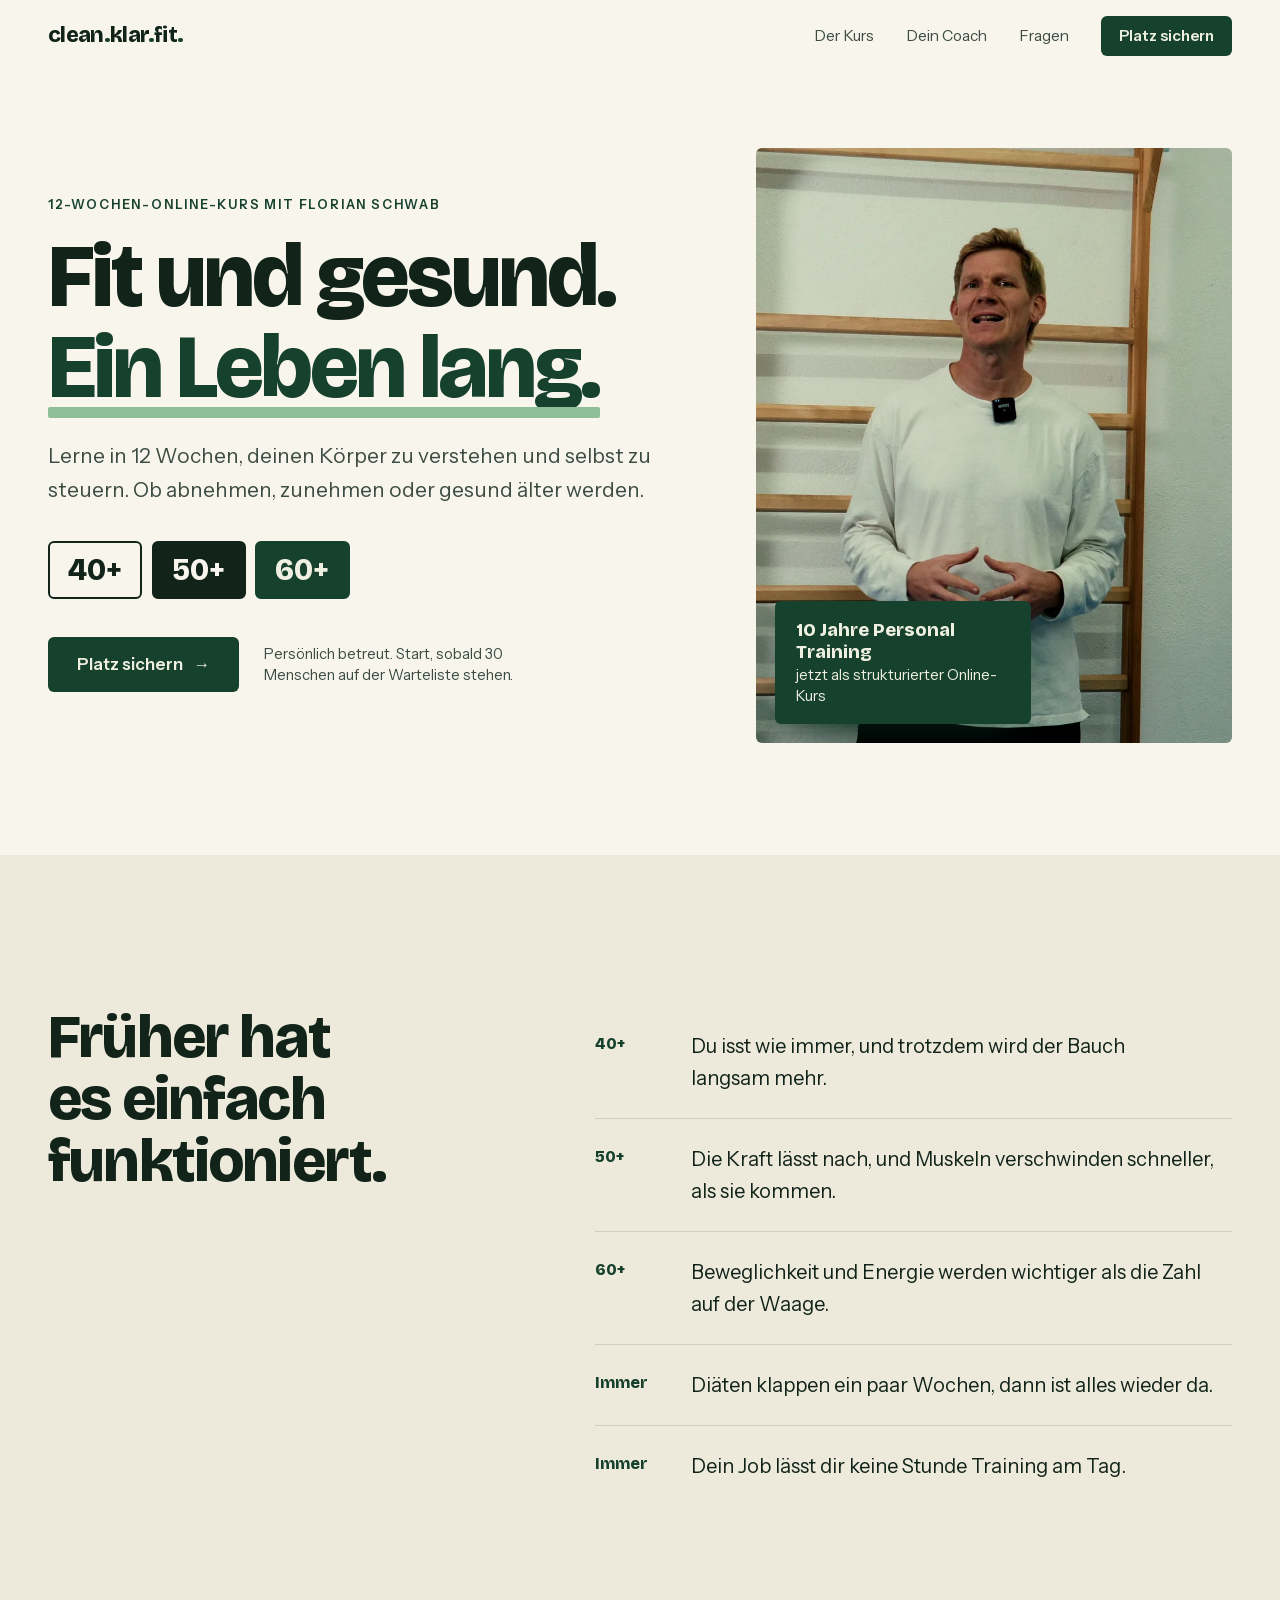
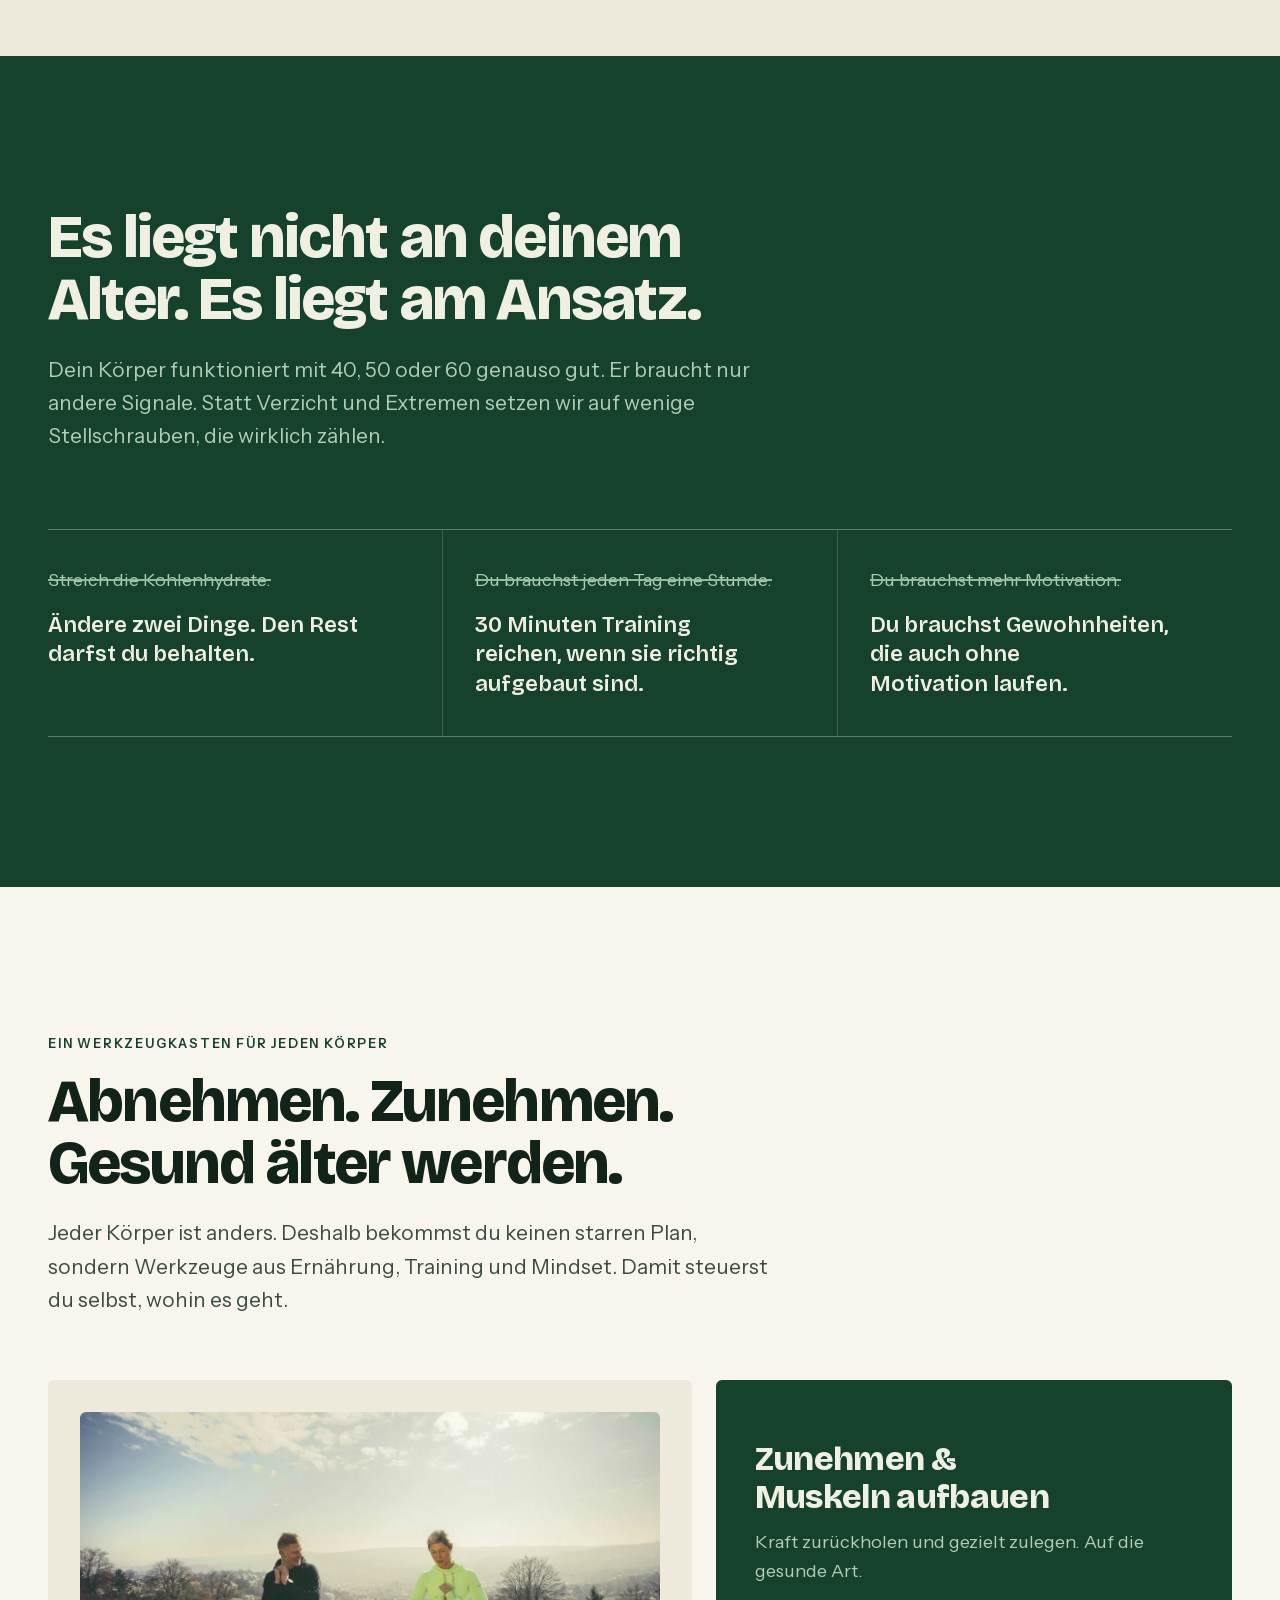
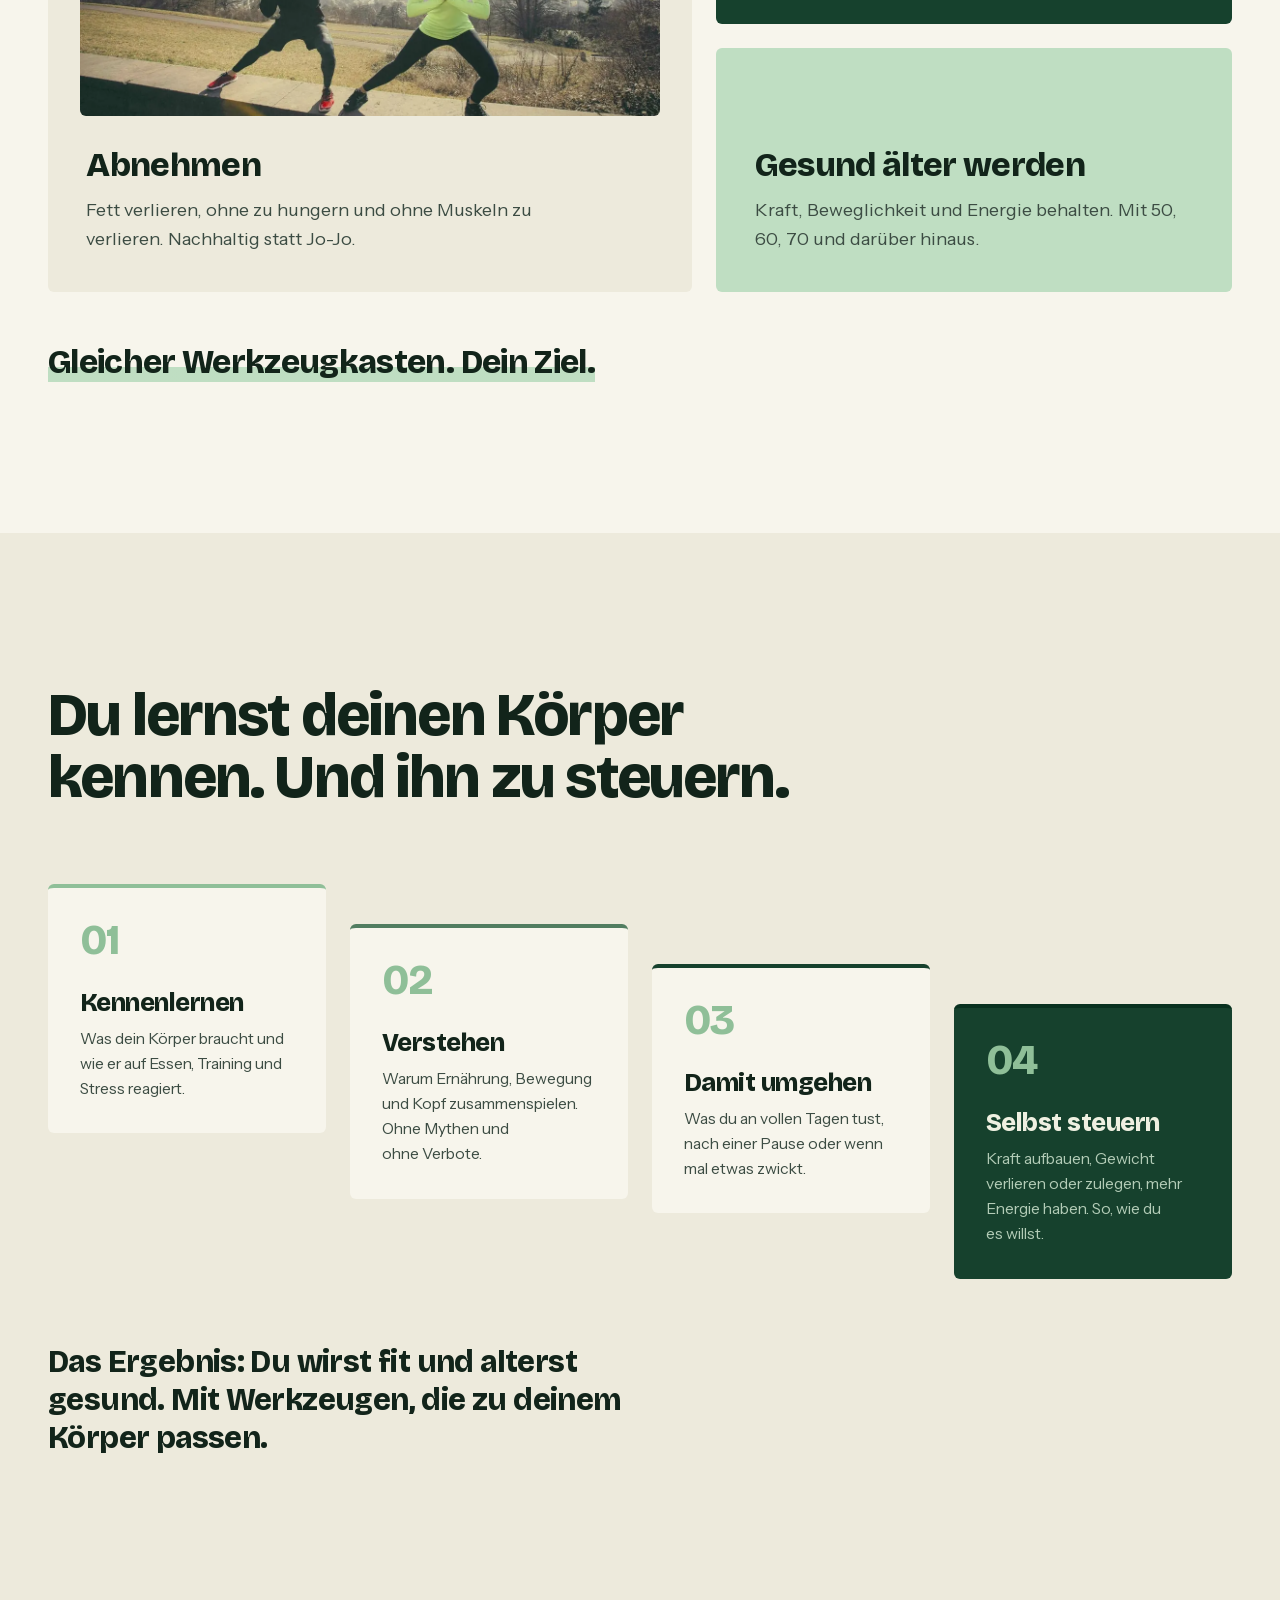
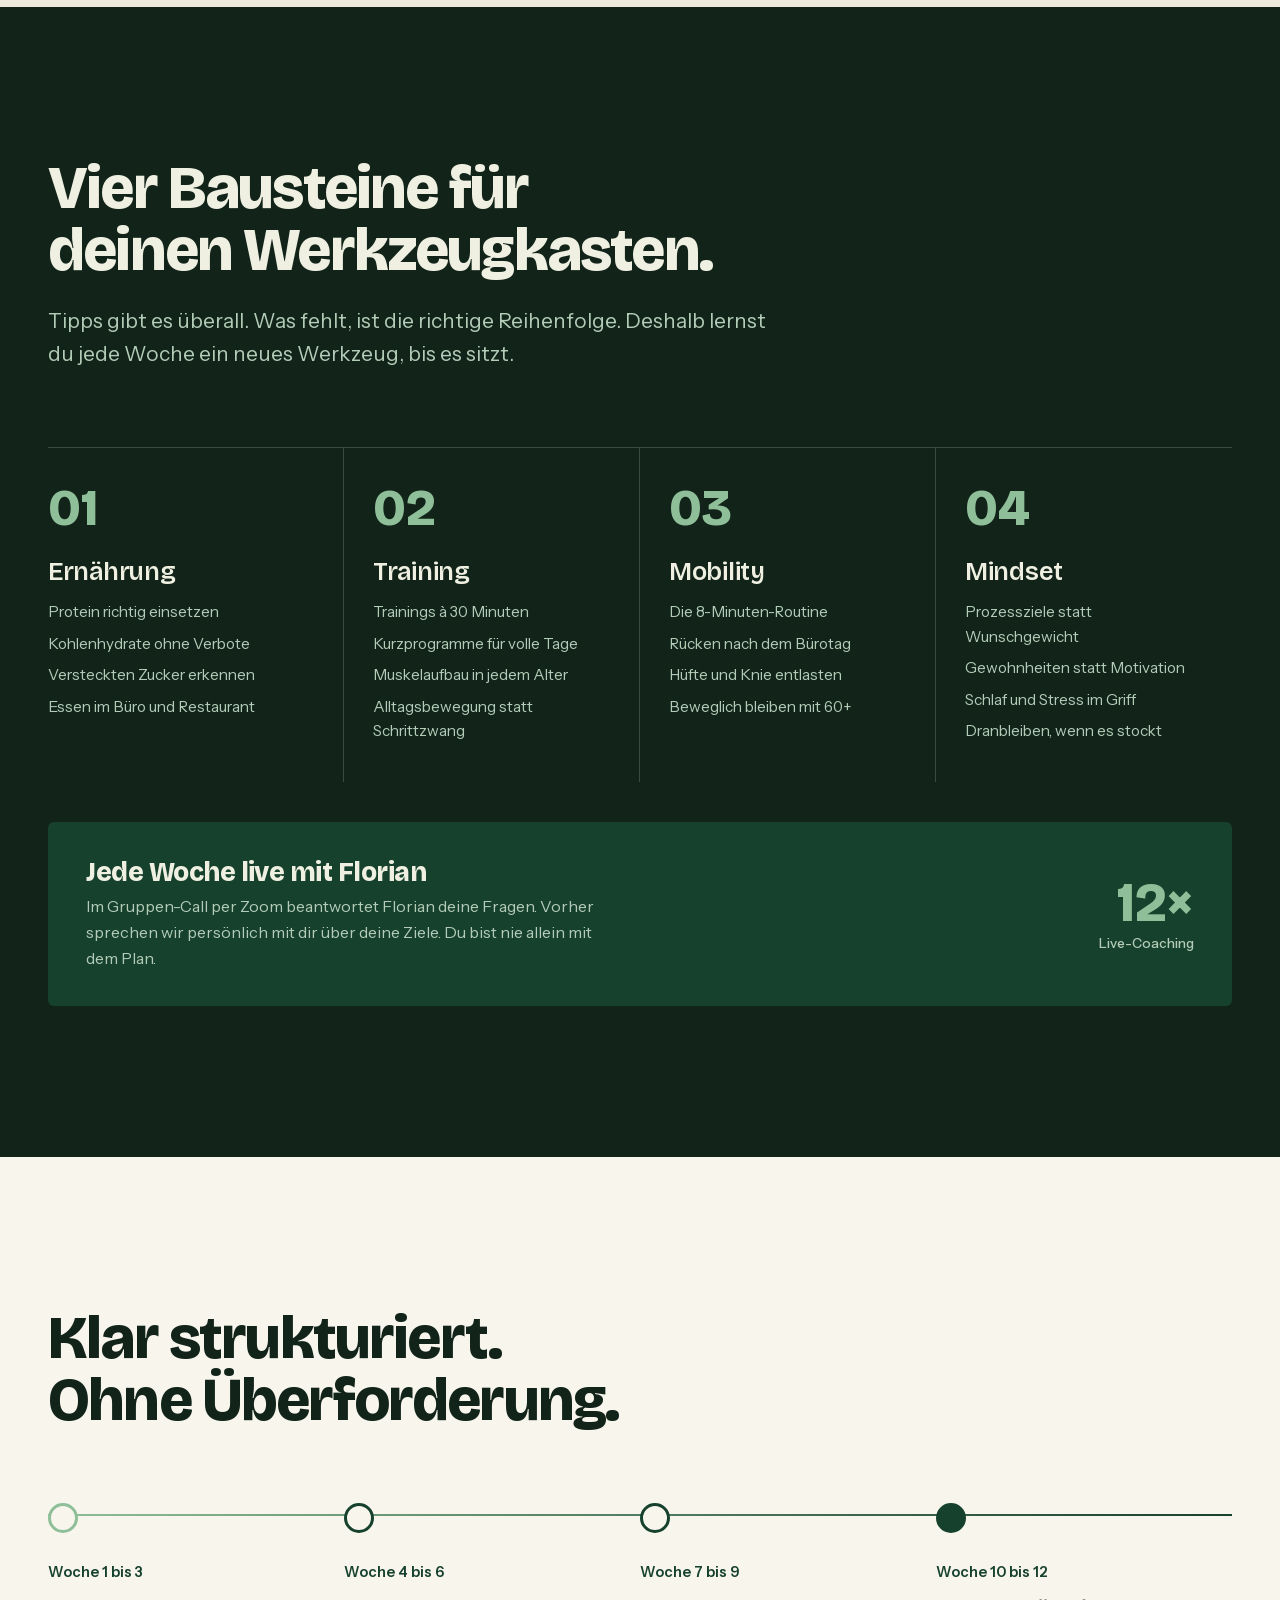
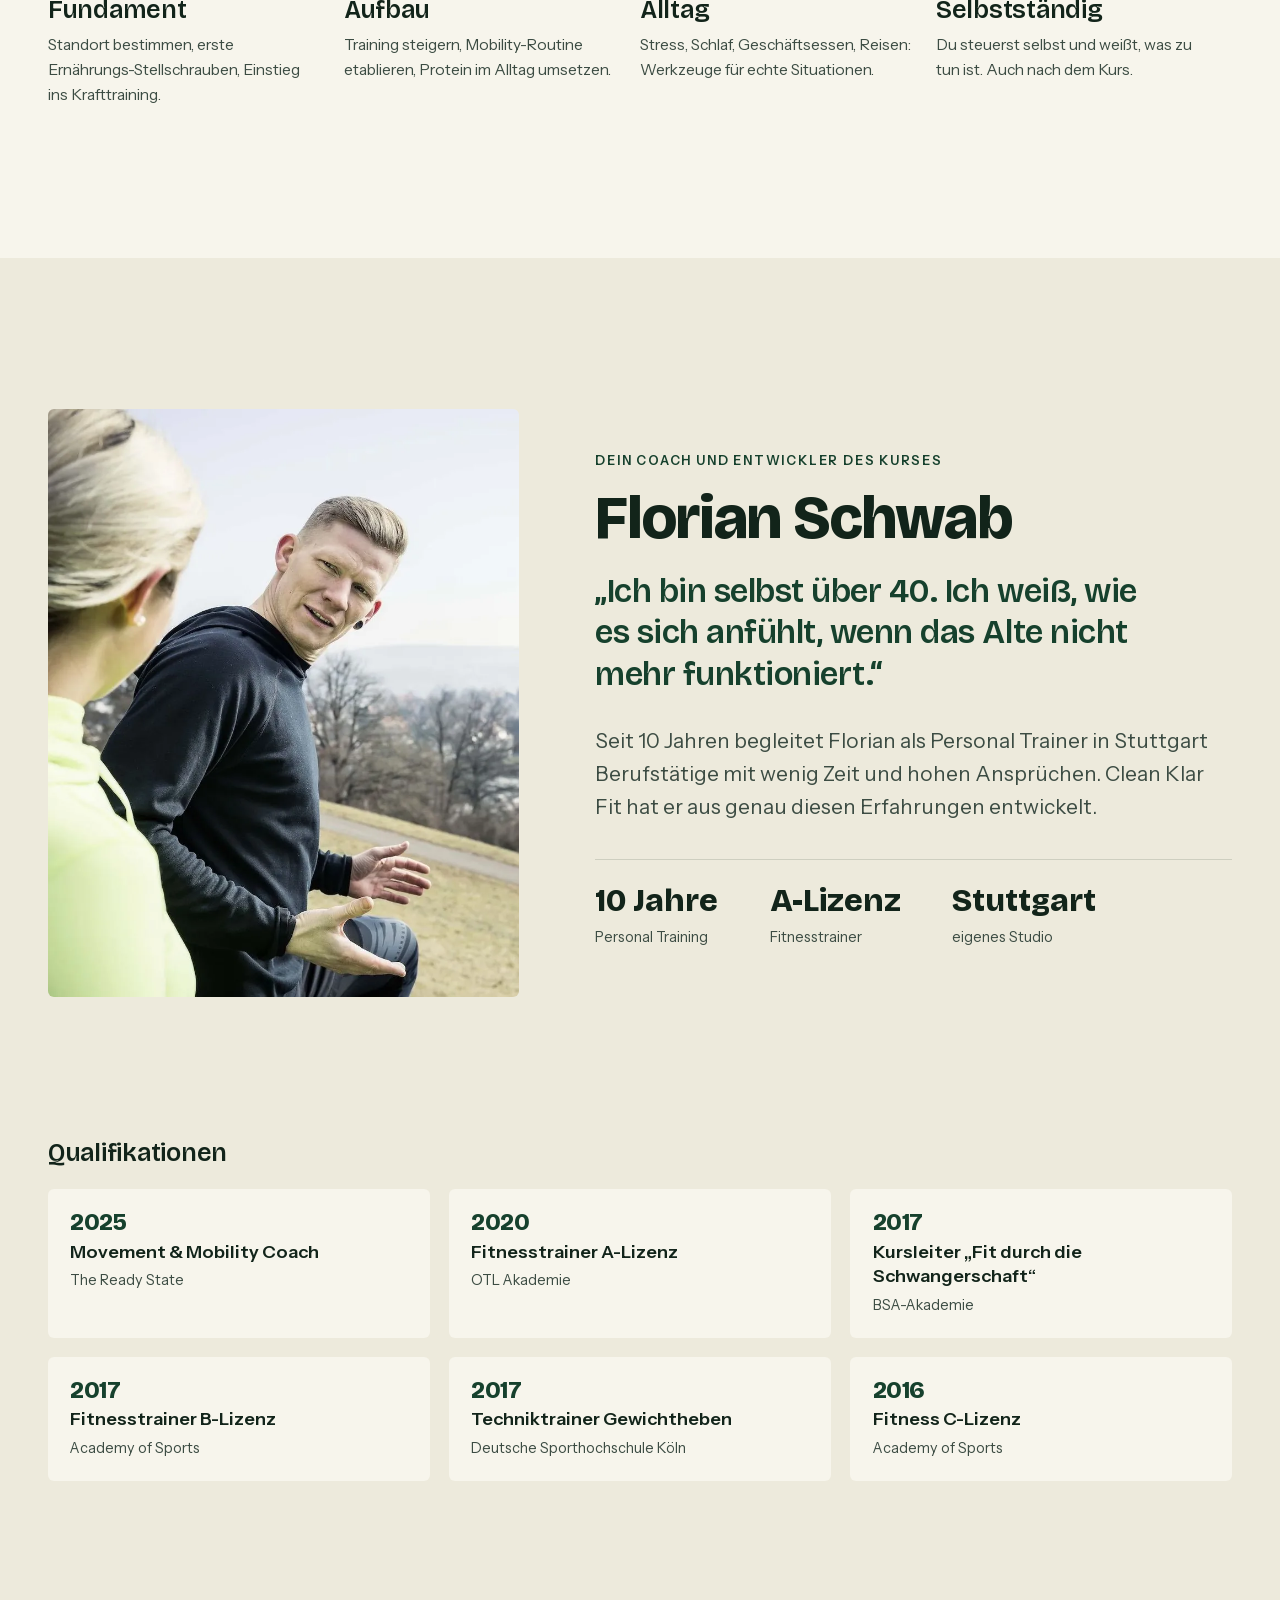
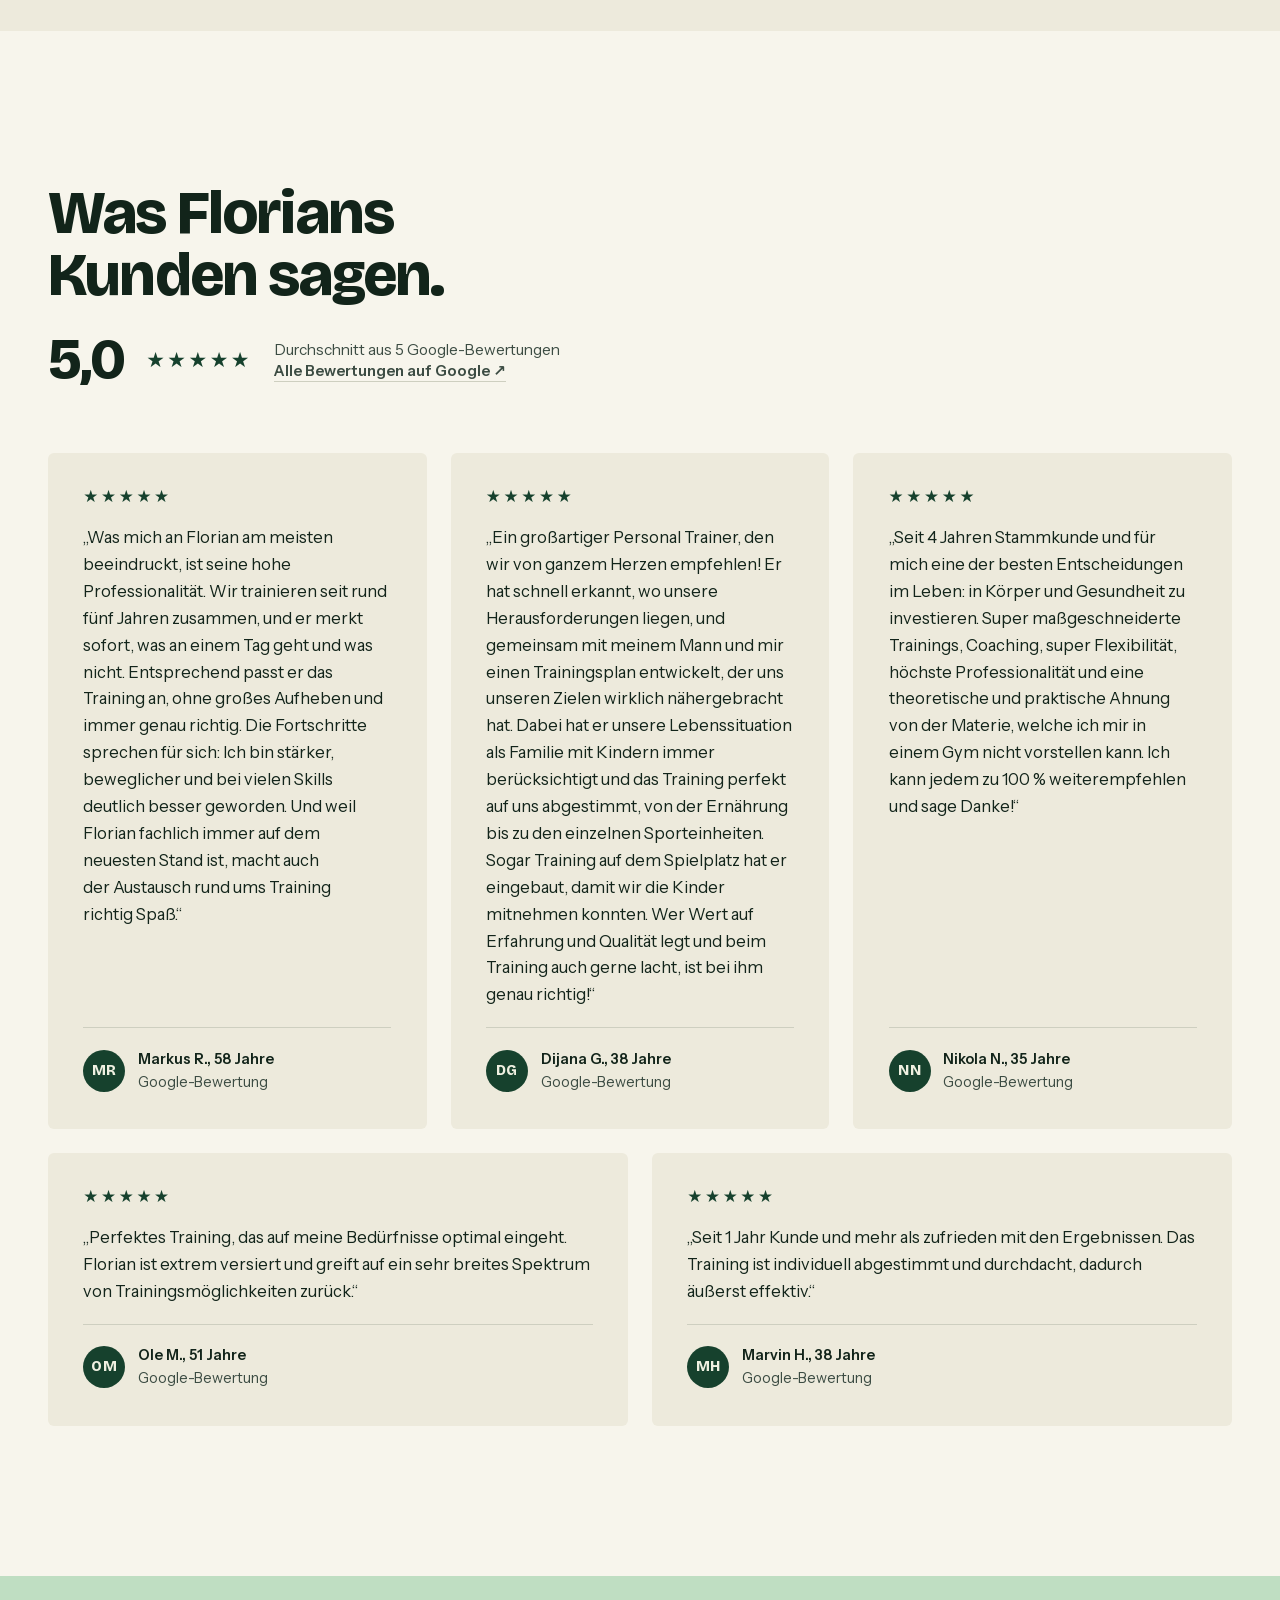
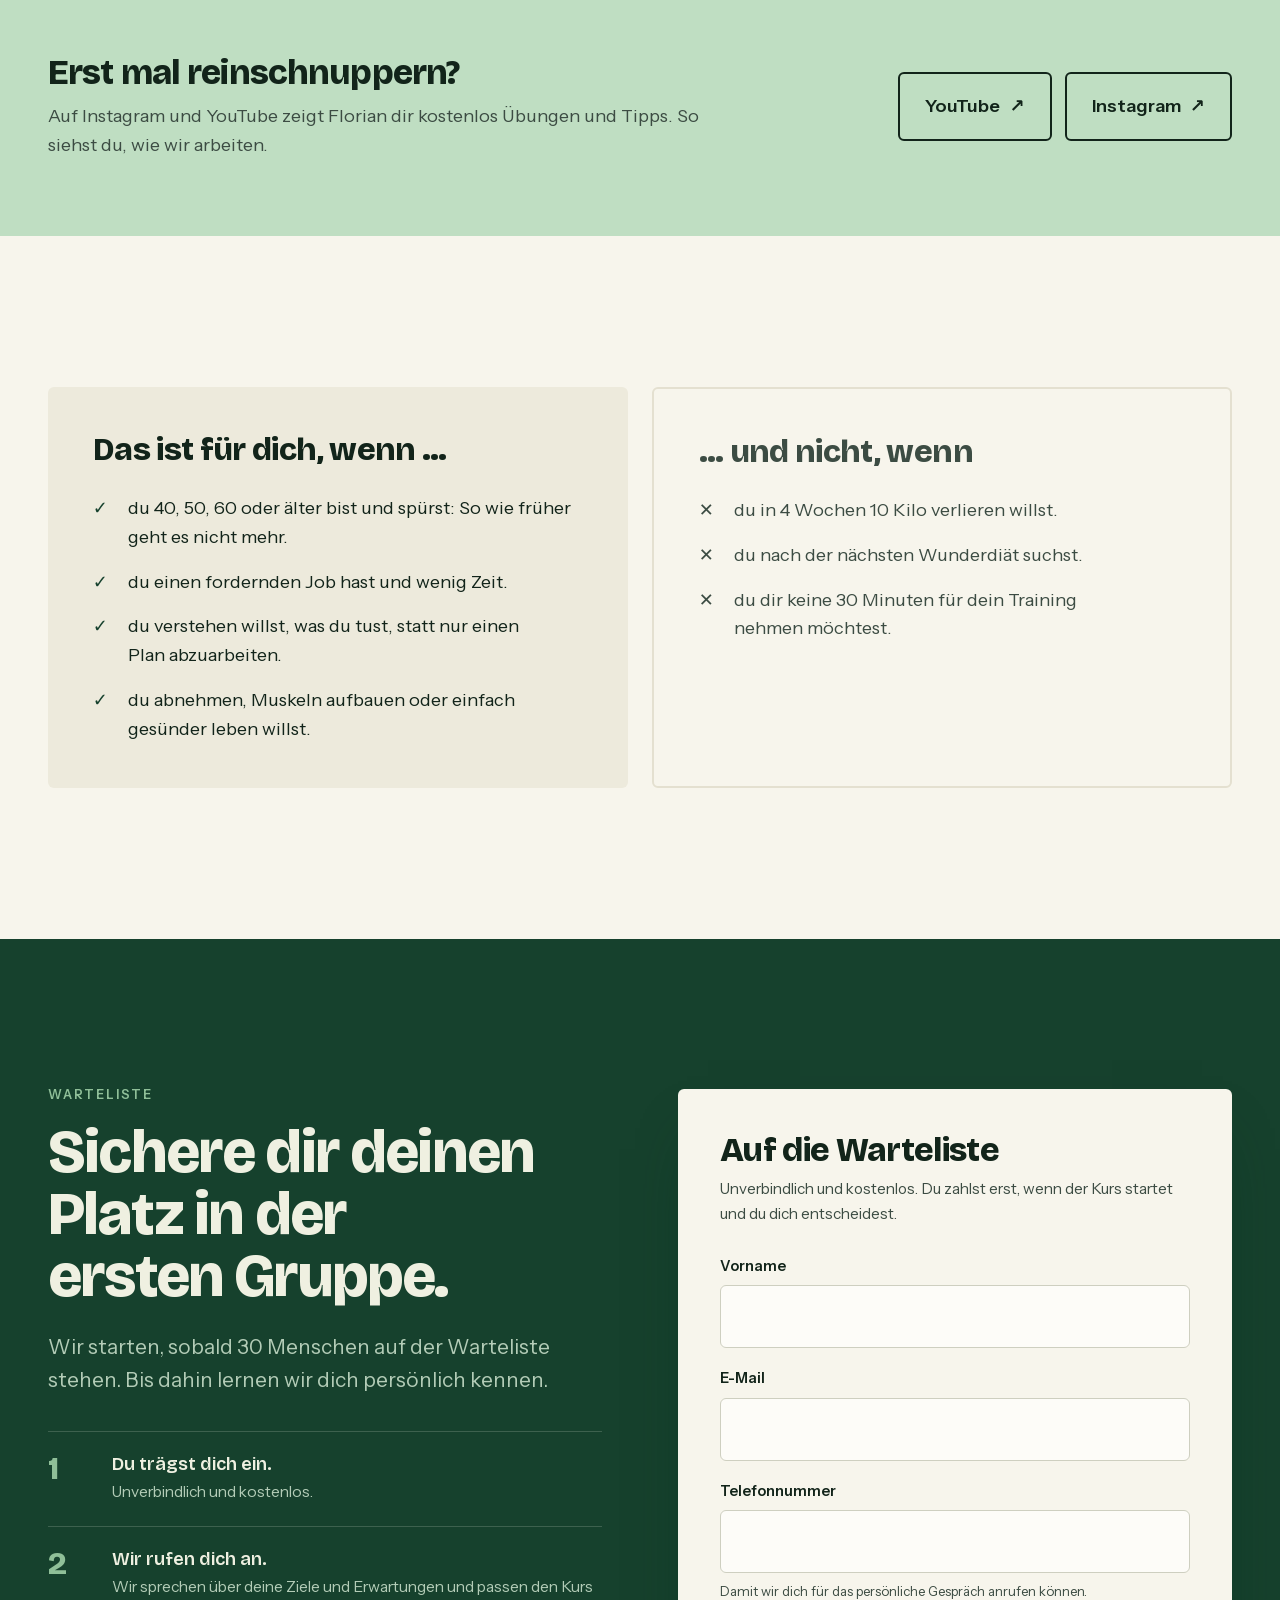
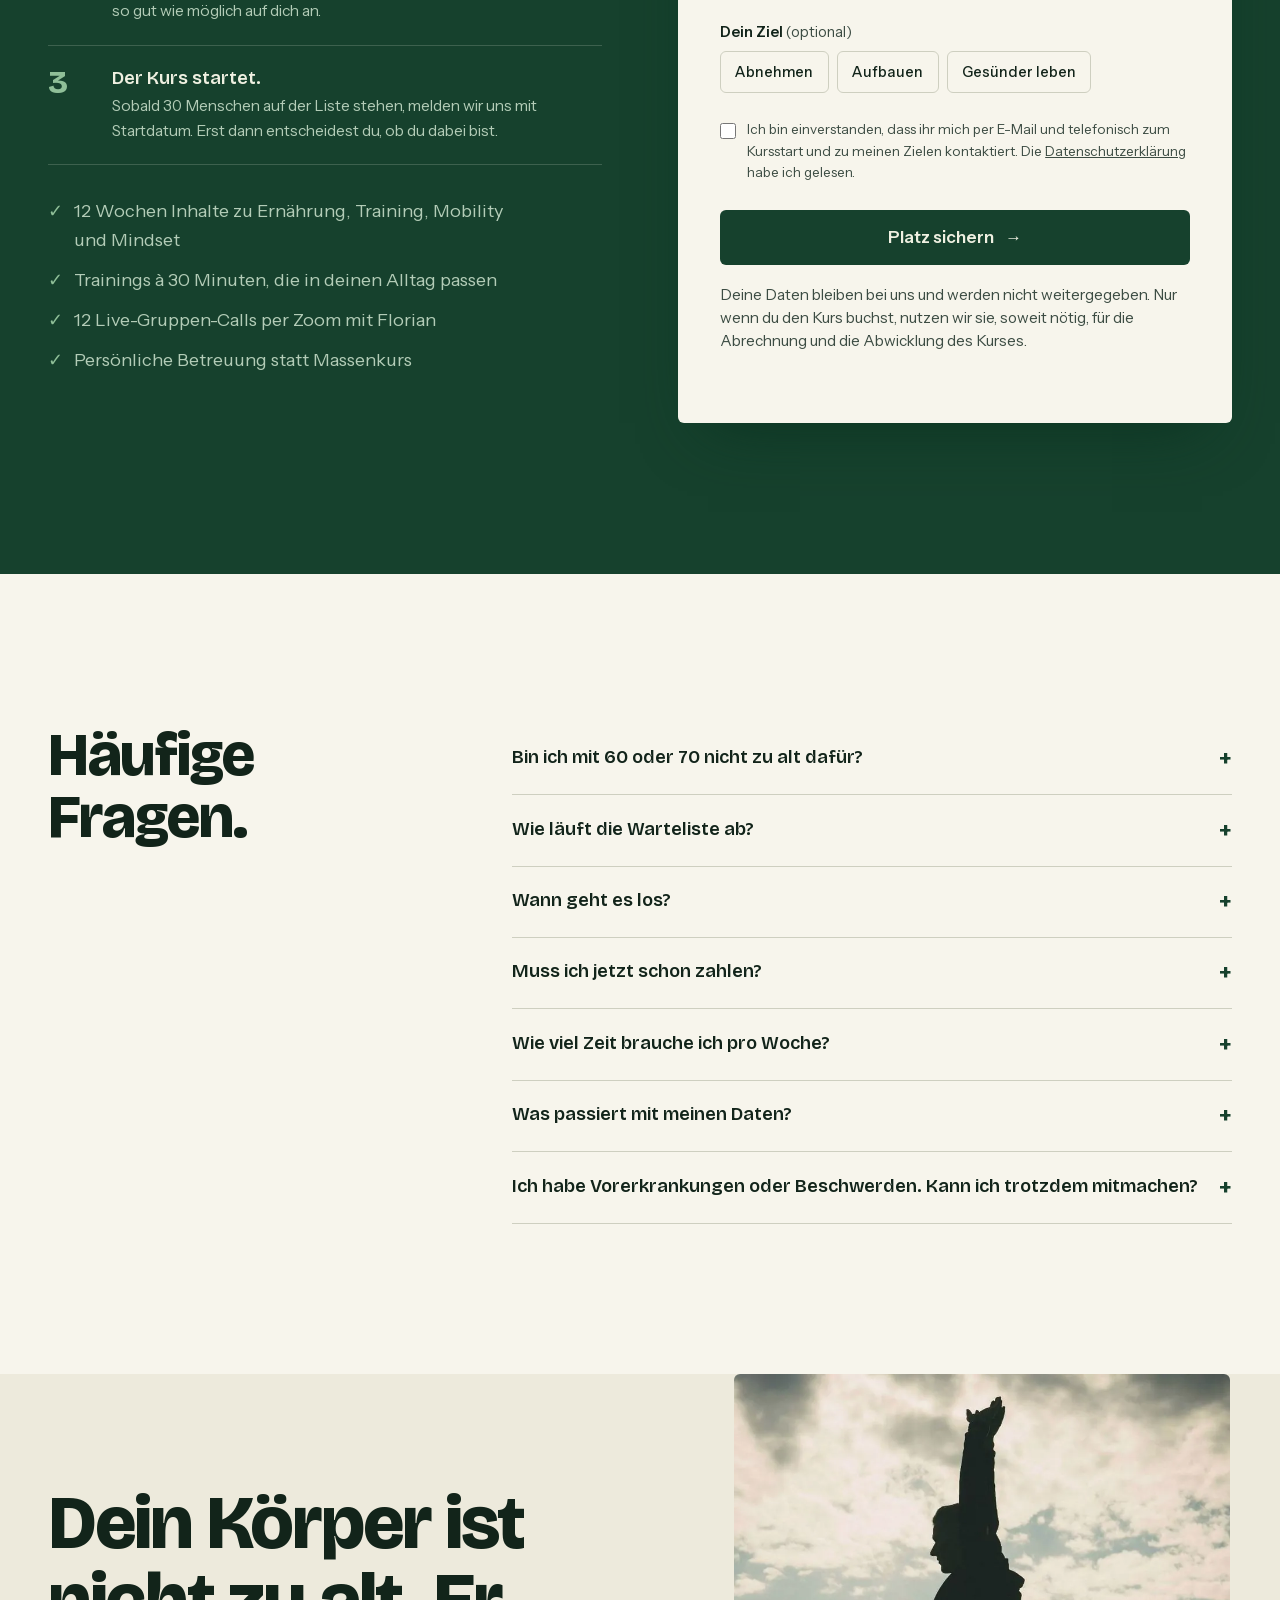
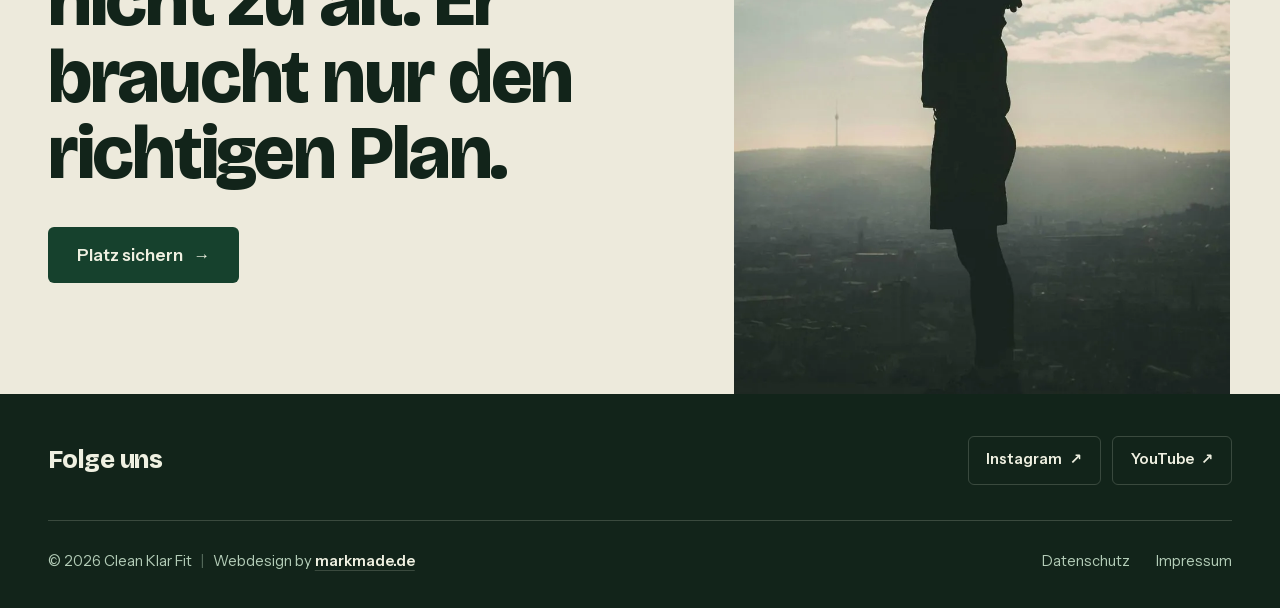
<file: index.html>
<!DOCTYPE html>
<html lang="de" class="no-js">
<head>
<meta charset="UTF-8">
<meta name="viewport" content="width=device-width, initial-scale=1">
<title>Fit und gesund ab 40, 50 und 60: Online-Kurs | Clean Klar Fit</title>
<meta name="description" content="12-Wochen-Online-Kurs mit Personal Trainer Florian Schwab: Ernährung, Training, Mobility, Mindset. Persönlich betreut. Jetzt auf die Warteliste.">
<link rel="canonical" href="https://cleanklarfit.de/">
<meta name="robots" content="index, follow, max-image-preview:large, max-snippet:-1">
<meta name="author" content="Florian Schwab">
<meta name="theme-color" content="#16412d">

<link rel="icon" href="favicon.ico" sizes="48x48">
<link rel="icon" href="favicon-32.png" type="image/png" sizes="32x32">
<link rel="icon" href="icon-192.png" type="image/png" sizes="192x192">
<link rel="apple-touch-icon" href="apple-touch-icon.png">
<link rel="manifest" href="site.webmanifest">

<meta property="og:type" content="website">
<meta property="og:locale" content="de_DE">
<meta property="og:site_name" content="Clean Klar Fit">
<meta property="og:title" content="Fit und gesund ab 40, 50 und 60 | Clean Klar Fit">
<meta property="og:description" content="12-Wochen-Online-Kurs mit Personal Trainer Florian Schwab. Ernährung, Training, Mobility und Mindset. Persönlich betreut.">
<meta property="og:url" content="https://cleanklarfit.de/">
<meta property="og:image" content="https://cleanklarfit.de/og-image.jpg">
<meta property="og:image:width" content="1200">
<meta property="og:image:height" content="630">
<meta property="og:image:alt" content="Clean Klar Fit: Fit und gesund. Ein Leben lang. Online-Kurs mit Florian Schwab">
<meta name="twitter:card" content="summary_large_image">
<meta name="twitter:title" content="Fit und gesund ab 40, 50 und 60 | Clean Klar Fit">
<meta name="twitter:description" content="12-Wochen-Online-Kurs mit Personal Trainer Florian Schwab. Persönlich betreut.">
<meta name="twitter:image" content="https://cleanklarfit.de/og-image.jpg">

<link rel="preload" href="fonts/bricolage-grotesque.woff2" as="font" type="font/woff2" crossorigin>
<link rel="preload" href="fonts/instrument-sans.woff2" as="font" type="font/woff2" crossorigin>
<link rel="stylesheet" href="assets/style.css">

<script type="application/ld+json">
{
  "@context": "https://schema.org",
  "@graph": [
    {
      "@type": "WebSite",
      "@id": "https://cleanklarfit.de/#website",
      "url": "https://cleanklarfit.de/",
      "name": "Clean Klar Fit",
      "inLanguage": "de-DE",
      "publisher": { "@id": "https://cleanklarfit.de/#organization" }
    },
    {
      "@type": "Organization",
      "@id": "https://cleanklarfit.de/#organization",
      "name": "Clean Klar Fit",
      "url": "https://cleanklarfit.de/",
      "logo": { "@type": "ImageObject", "url": "https://cleanklarfit.de/icon-512.png", "width": 512, "height": 512 },
      "sameAs": ["https://www.instagram.com/clean.klar.fit/", "https://www.youtube.com/@cleanklarfit"]
    },
    {
      "@type": "Person",
      "@id": "https://cleanklarfit.de/#florian",
      "name": "Florian Schwab",
      "jobTitle": "Personal Trainer",
      "description": "Personal Trainer aus Stuttgart mit 10 Jahren Erfahrung, Fitnesstrainer A-Lizenz und Movement & Mobility Coach.",
      "image": "https://cleanklarfit.de/bilder/florian-hero.jpg",
      "url": "https://sf-personaltraining.de/",
      "worksFor": { "@type": "Organization", "name": "SF Personal Training", "url": "https://sf-personaltraining.de/" },
      "knowsAbout": ["Krafttraining", "Mobility", "Ernährung", "Abnehmen", "Muskelaufbau", "Rückengesundheit"],
      "hasCredential": [
        { "@type": "EducationalOccupationalCredential", "name": "Movement & Mobility Coach (The Ready State)", "dateCreated": "2025-01-29" },
        { "@type": "EducationalOccupationalCredential", "name": "Fitnesstrainer A-Lizenz (OTL Akademie)", "dateCreated": "2020-12-16" },
        { "@type": "EducationalOccupationalCredential", "name": "Kursleiter Fit durch die Schwangerschaft (BSA-Akademie)", "dateCreated": "2017-12-09" },
        { "@type": "EducationalOccupationalCredential", "name": "Fitnesstrainer B-Lizenz (Academy of Sports)", "dateCreated": "2017-08-01" },
        { "@type": "EducationalOccupationalCredential", "name": "Techniktrainer Gewichtheben (Deutsche Sporthochschule Köln)", "dateCreated": "2017-05-21" },
        { "@type": "EducationalOccupationalCredential", "name": "Fitness C-Lizenz (Academy of Sports)", "dateCreated": "2016-03-09" }
      ]
    },
    {
      "@type": "Course",
      "@id": "https://cleanklarfit.de/#kurs",
      "name": "Clean Klar Fit: 12-Wochen-Online-Kurs für Fitness und Gesundheit ab 40",
      "description": "Online-Kurs für Menschen ab 40, 50, 60 und älter. Ein Werkzeugkasten aus Ernährung, 30-Minuten-Trainings, Mobility und Mindset: Teilnehmende lernen ihren Körper kennen, verstehen und selbst steuern, zum Abnehmen, Zunehmen und gesund älter werden. Mit wöchentlichem Live-Coaching per Zoom und persönlichem Vorgespräch.",
      "url": "https://cleanklarfit.de/",
      "inLanguage": "de",
      "provider": { "@id": "https://cleanklarfit.de/#organization" },
      "teaches": ["Den eigenen Körper kennen und verstehen", "Ernährung im Alltag", "Krafttraining in 30 Minuten", "Mobility", "Gewohnheiten und Mindset", "Gewicht gezielt reduzieren oder aufbauen"],
      "timeRequired": "P12W",
      "hasCourseInstance": {
        "@type": "CourseInstance",
        "courseMode": "online",
        "courseWorkload": "P12W",
        "instructor": { "@id": "https://cleanklarfit.de/#florian" }
      }
    },
    {
      "@type": "FAQPage",
      "@id": "https://cleanklarfit.de/#faq",
      "mainEntity": [
        { "@type": "Question", "name": "Bin ich mit 60 oder 70 nicht zu alt dafür?", "acceptedAnswer": { "@type": "Answer", "text": "Nein. Muskeln und Beweglichkeit lassen sich in jedem Alter aufbauen. Im persönlichen Vorgespräch klären wir, wo du stehst und was du dir vornimmst." } },
        { "@type": "Question", "name": "Wie läuft die Warteliste ab?", "acceptedAnswer": { "@type": "Answer", "text": "Du trägst dich unverbindlich ein. Danach rufen wir dich an und sprechen über deine Ziele und Erwartungen. Der Kurs startet, sobald 30 Menschen auf der Warteliste stehen." } },
        { "@type": "Question", "name": "Wann geht es los?", "acceptedAnswer": { "@type": "Answer", "text": "Sobald 30 Menschen auf der Warteliste stehen. Du bekommst rechtzeitig eine Nachricht mit Startdatum und allen Details." } },
        { "@type": "Question", "name": "Muss ich jetzt schon zahlen?", "acceptedAnswer": { "@type": "Answer", "text": "Nein. Die Warteliste ist unverbindlich und kostenlos. Du entscheidest erst beim Start, ob du teilnimmst." } },
        { "@type": "Question", "name": "Wie viel Zeit brauche ich pro Woche?", "acceptedAnswer": { "@type": "Answer", "text": "Die Trainings dauern rund 30 Minuten. Dazu kommen eine kurze Mobility-Routine und der wöchentliche Live-Call per Zoom." } },
        { "@type": "Question", "name": "Was passiert mit meinen Daten?", "acceptedAnswer": { "@type": "Answer", "text": "Deine Daten geben wir nicht weiter. Nur wenn du den Kurs buchst, nutzen wir sie, soweit nötig, für die Abrechnung und die Abwicklung des Kurses." } },
        { "@type": "Question", "name": "Ich habe Vorerkrankungen oder Beschwerden. Kann ich trotzdem mitmachen?", "acceptedAnswer": { "@type": "Answer", "text": "Sprich vorher mit deinem Arzt oder deiner Ärztin, besonders bei Herz-Kreislauf-Erkrankungen sowie Gelenk- oder Rückenproblemen. Im Vorgespräch besprechen wir deine Situation. Der Kurs ersetzt keine ärztliche Behandlung." } }
      ]
    }
  ]
}
</script>
</head>
<body>
<a class="skip" href="#inhalt">Zum Inhalt springen</a>
<span id="top-sentinel" aria-hidden="true"></span>

<header class="nav" id="nav"><div class="wrap">
  <a href="./" class="logo" aria-label="Clean Klar Fit, zur Startseite">clean<i>.</i>klar<i>.</i>fit<i>.</i></a>
  <nav class="menu" aria-label="Hauptnavigation">
    <a href="#kurs">Der Kurs</a>
    <a href="#florian">Dein Coach</a>
    <a href="#faq">Fragen</a>
    <a href="#warteliste" class="btn">Platz sichern</a>
  </nav>
</div></header>

<main id="inhalt">
<section class="hero"><div class="wrap">
  <div class="hero-grid">
    <div>
      <span class="eyebrow rv" style="--d:0">12-Wochen-Online-Kurs mit Florian Schwab</span>
      <h1 class="rv" style="--d:1">Fit und gesund. <em>Ein Leben lang.</em></h1>
      <p class="lead rv" style="--d:2">Lerne in 12 Wochen, deinen Körper zu verstehen und selbst zu steuern. Ob abnehmen, zunehmen oder gesund älter werden.</p>
      <div class="ages rv" style="--d:3" aria-label="Für Menschen ab 40, 50, 60 und älter"><span>40+</span><span>50+</span><span>60+</span></div>
      <div class="hero-cta rv" style="--d:4">
        <a href="#warteliste" class="btn">Platz sichern <span class="arr" aria-hidden="true">→</span></a>
        <small>Persönlich betreut. Start, sobald 30 Menschen auf der Warteliste stehen.</small>
      </div>
    </div>
    <div class="hero-img photo rv" style="--d:3">
      <picture>
        <source srcset="bilder/florian-hero.webp" type="image/webp">
        <img src="bilder/florian-hero.jpg" width="760" height="950" alt="Florian Schwab, Personal Trainer aus Stuttgart, lächelt an der Sprossenwand im Studio" fetchpriority="high">
      </picture>
      <div class="tag"><b>10 Jahre Personal Training</b>jetzt als strukturierter Online-Kurs</div>
    </div>
  </div>
</div></section>

<section class="pain"><div class="wrap">
  <h2 class="rv">Früher hat es einfach funktioniert.</h2>
  <ul class="rv">
    <li><b>40+</b>Du isst wie immer, und trotzdem wird der Bauch langsam mehr.</li>
    <li><b>50+</b>Die Kraft lässt nach, und Muskeln verschwinden schneller, als sie kommen.</li>
    <li><b>60+</b>Beweglichkeit und Energie werden wichtiger als die Zahl auf der Waage.</li>
    <li><b>Immer</b>Diäten klappen ein paar Wochen, dann ist alles wieder da.</li>
    <li><b>Immer</b>Dein Job lässt dir keine Stunde Training am Tag.</li>
  </ul>
</div></section>

<section class="shift"><div class="wrap">
  <h2 class="rv">Es liegt nicht an deinem Alter. Es liegt am Ansatz.</h2>
  <p class="lead sub rv">Dein Körper funktioniert mit 40, 50 oder 60 genauso gut. Er braucht nur andere Signale. Statt Verzicht und Extremen setzen wir auf wenige Stellschrauben, die wirklich zählen.</p>
  <div class="myths rv">
    <div><s>Streich die Kohlenhydrate.</s><p>Ändere zwei Dinge. Den Rest darfst du behalten.</p></div>
    <div><s>Du brauchst jeden Tag eine Stunde.</s><p>30 Minuten Training reichen, wenn sie richtig aufgebaut sind.</p></div>
    <div><s>Du brauchst mehr Motivation.</s><p>Du brauchst Gewohnheiten, die auch ohne Motivation laufen.</p></div>
  </div>
</div></section>

<section class="goals-sec"><div class="wrap">
  <span class="eyebrow rv">Ein Werkzeugkasten für jeden Körper</span>
  <h2 class="rv">Abnehmen. Zunehmen. Gesund älter werden.</h2>
  <p class="lead sub rv">Jeder Körper ist anders. Deshalb bekommst du keinen starren Plan, sondern Werkzeuge aus Ernährung, Training und Mindset. Damit steuerst du selbst, wohin es geht.</p>
  <div class="goals">
    <article class="goal rv">
      <div class="photo goal-photo">
        <picture>
          <source srcset="bilder/training-draussen.webp" type="image/webp">
          <img src="bilder/training-draussen.jpg" width="1200" height="765" alt="Florian Schwab macht mit einer Klientin seitliche Ausfallschritte im Freien" loading="lazy">
        </picture>
      </div>
      <h3>Abnehmen</h3><p>Fett verlieren, ohne zu hungern und ohne Muskeln zu verlieren. Nachhaltig statt Jo-Jo.</p>
    </article>
    <article class="goal rv"><h3>Zunehmen &amp; Muskeln aufbauen</h3><p>Kraft zurückholen und gezielt zulegen. Auf die gesunde Art.</p></article>
    <article class="goal rv"><h3>Gesund älter werden</h3><p>Kraft, Beweglichkeit und Energie behalten. Mit 50, 60, 70 und darüber hinaus.</p></article>
  </div>
  <p class="same rv"><span>Gleicher Werkzeugkasten. Dein Ziel.</span></p>
</div></section>

<section class="learn"><div class="wrap">
  <h2 class="rv">Du lernst deinen Körper kennen. Und ihn zu steuern.</h2>
  <ol class="stairs">
    <li class="rv"><span class="n">01</span><h3>Kennenlernen</h3><p>Was dein Körper braucht und wie er auf Essen, Training und Stress reagiert.</p></li>
    <li class="rv"><span class="n">02</span><h3>Verstehen</h3><p>Warum Ernährung, Bewegung und Kopf zusammenspielen. Ohne Mythen und ohne Verbote.</p></li>
    <li class="rv"><span class="n">03</span><h3>Damit umgehen</h3><p>Was du an vollen Tagen tust, nach einer Pause oder wenn mal etwas zwickt.</p></li>
    <li class="rv"><span class="n">04</span><h3>Selbst steuern</h3><p>Kraft aufbauen, Gewicht verlieren oder zulegen, mehr Energie haben. So, wie du es willst.</p></li>
  </ol>
  <p class="learn-end rv">Das Ergebnis: Du wirst fit und alterst gesund. Mit Werkzeugen, die zu deinem Körper passen.</p>
</div></section>

<section class="toolbox" id="kurs"><div class="wrap">
  <h2 class="rv">Vier Bausteine für deinen Werkzeugkasten.</h2>
  <p class="lead sub rv">Tipps gibt es überall. Was fehlt, ist die richtige Reihenfolge. Deshalb lernst du jede Woche ein neues Werkzeug, bis es sitzt.</p>
  <div class="tools">
    <div class="tool rv"><span class="k">01</span><h3>Ernährung</h3><ul><li>Protein richtig einsetzen</li><li>Kohlenhydrate ohne Verbote</li><li>Versteckten Zucker erkennen</li><li>Essen im Büro und Restaurant</li></ul></div>
    <div class="tool rv"><span class="k">02</span><h3>Training</h3><ul><li>Trainings à 30 Minuten</li><li>Kurzprogramme für volle Tage</li><li>Muskelaufbau in jedem Alter</li><li>Alltagsbewegung statt Schrittzwang</li></ul></div>
    <div class="tool rv"><span class="k">03</span><h3>Mobility</h3><ul><li>Die 8-Minuten-Routine</li><li>Rücken nach dem Bürotag</li><li>Hüfte und Knie entlasten</li><li>Beweglich bleiben mit 60+</li></ul></div>
    <div class="tool rv"><span class="k">04</span><h3>Mindset</h3><ul><li>Prozessziele statt Wunschgewicht</li><li>Gewohnheiten statt Motivation</li><li>Schlaf und Stress im Griff</li><li>Dranbleiben, wenn es stockt</li></ul></div>
  </div>
  <div class="coach rv">
    <div><b>Jede Woche live mit Florian</b><p>Im Gruppen-Call per Zoom beantwortet Florian deine Fragen. Vorher sprechen wir persönlich mit dir über deine Ziele. Du bist nie allein mit dem Plan.</p></div>
    <div class="when">12×<small>Live-Coaching</small></div>
  </div>
</div></section>

<section><div class="wrap">
  <h2 class="rv">Klar strukturiert. Ohne Überforderung.</h2>
  <div class="timeline">
    <div class="phase rv"><small>Woche 1 bis 3</small><h3>Fundament</h3><p>Standort bestimmen, erste Ernährungs-Stellschrauben, Einstieg ins Krafttraining.</p></div>
    <div class="phase rv"><small>Woche 4 bis 6</small><h3>Aufbau</h3><p>Training steigern, Mobility-Routine etablieren, Protein im Alltag umsetzen.</p></div>
    <div class="phase rv"><small>Woche 7 bis 9</small><h3>Alltag</h3><p>Stress, Schlaf, Geschäftsessen, Reisen: Werkzeuge für echte Situationen.</p></div>
    <div class="phase rv"><small>Woche 10 bis 12</small><h3>Selbstständig</h3><p>Du steuerst selbst und weißt, was zu tun ist. Auch nach dem Kurs.</p></div>
  </div>
</div></section>

<section class="trainer" id="florian"><div class="wrap">
  <div class="photo rv">
    <picture>
      <source srcset="bilder/florian-coaching.webp" type="image/webp">
      <img src="bilder/florian-coaching.jpg" width="854" height="1067" alt="Florian Schwab erklärt einer Klientin eine Übung beim Training im Freien" loading="lazy">
    </picture>
  </div>
  <div class="rv">
    <span class="eyebrow">Dein Coach und Entwickler des Kurses</span>
    <h2>Florian Schwab</h2>
    <blockquote>„Ich bin selbst über 40. Ich weiß, wie es sich anfühlt, wenn das Alte nicht mehr funktioniert.“</blockquote>
    <p class="lead">Seit 10 Jahren begleitet Florian als Personal Trainer in Stuttgart Berufstätige mit wenig Zeit und hohen Ansprüchen. Clean Klar Fit hat er aus genau diesen Erfahrungen entwickelt.</p>
    <div class="facts">
      <div><b>10 Jahre</b><span>Personal Training</span></div>
      <div><b>A-Lizenz</b><span>Fitnesstrainer</span></div>
      <div><b>Stuttgart</b><span>eigenes Studio</span></div>
    </div>
  </div>
  <div class="quals">
    <h3 class="rv">Qualifikationen</h3>
    <ol>
      <li class="rv"><time datetime="2025">2025</time><b>Movement &amp; Mobility Coach</b><span>The Ready State</span></li>
      <li class="rv"><time datetime="2020">2020</time><b>Fitnesstrainer A-Lizenz</b><span>OTL Akademie</span></li>
      <li class="rv"><time datetime="2017">2017</time><b>Kursleiter „Fit durch die Schwangerschaft“</b><span>BSA-Akademie</span></li>
      <li class="rv"><time datetime="2017">2017</time><b>Fitnesstrainer B-Lizenz</b><span>Academy of Sports</span></li>
      <li class="rv"><time datetime="2017">2017</time><b>Techniktrainer Gewichtheben</b><span>Deutsche Sporthochschule Köln</span></li>
      <li class="rv"><time datetime="2016">2016</time><b>Fitness C-Lizenz</b><span>Academy of Sports</span></li>
    </ol>
  </div>
</div></section>

<section id="stimmen"><div class="wrap">
  <h2 class="rv">Was Florians Kunden sagen.</h2>
  <div class="rating rv">
    <span class="score">5,0</span>
    <span class="stars" aria-label="5 von 5 Sternen">★★★★★</span>
    <p>Durchschnitt aus 5 Google-Bewertungen<br><a href="https://maps.google.com/maps?cid=5181334002442210787" target="_blank" rel="noopener">Alle Bewertungen auf Google ↗</a></p>
  </div>
  <div class="reviews">
    <figure class="review rv">
      <span class="stars" aria-label="5 von 5 Sternen">★★★★★</span>
      <blockquote><p>„Was mich an Florian am meisten beeindruckt, ist seine hohe Professionalität. Wir trainieren seit rund fünf Jahren zusammen, und er merkt sofort, was an einem Tag geht und was nicht. Entsprechend passt er das Training an, ohne großes Aufheben und immer genau richtig. Die Fortschritte sprechen für sich: Ich bin stärker, beweglicher und bei vielen Skills deutlich besser geworden. Und weil Florian fachlich immer auf dem neuesten Stand ist, macht auch der Austausch rund ums Training richtig Spaß.“</p></blockquote>
      <figcaption><span class="av" aria-hidden="true">MR</span><span><b>Markus R., 58 Jahre</b><span>Google-Bewertung</span></span></figcaption>
    </figure>
    <figure class="review rv">
      <span class="stars" aria-label="5 von 5 Sternen">★★★★★</span>
      <blockquote><p>„Ein großartiger Personal Trainer, den wir von ganzem Herzen empfehlen! Er hat schnell erkannt, wo unsere Herausforderungen liegen, und gemeinsam mit meinem Mann und mir einen Trainingsplan entwickelt, der uns unseren Zielen wirklich nähergebracht hat. Dabei hat er unsere Lebenssituation als Familie mit Kindern immer berücksichtigt und das Training perfekt auf uns abgestimmt, von der Ernährung bis zu den einzelnen Sporteinheiten. Sogar Training auf dem Spielplatz hat er eingebaut, damit wir die Kinder mitnehmen konnten. Wer Wert auf Erfahrung und Qualität legt und beim Training auch gerne lacht, ist bei ihm genau richtig!“</p></blockquote>
      <figcaption><span class="av" aria-hidden="true">DG</span><span><b>Dijana G., 38 Jahre</b><span>Google-Bewertung</span></span></figcaption>
    </figure>
    <figure class="review rv">
      <span class="stars" aria-label="5 von 5 Sternen">★★★★★</span>
      <blockquote><p>„Seit 4 Jahren Stammkunde und für mich eine der besten Entscheidungen im Leben: in Körper und Gesundheit zu investieren. Super maßgeschneiderte Trainings, Coaching, super Flexibilität, höchste Professionalität und eine theoretische und praktische Ahnung von der Materie, welche ich mir in einem Gym nicht vorstellen kann. Ich kann jedem zu 100 % weiterempfehlen und sage Danke!“</p></blockquote>
      <figcaption><span class="av" aria-hidden="true">NN</span><span><b>Nikola N., 35 Jahre</b><span>Google-Bewertung</span></span></figcaption>
    </figure>
    <figure class="review rv">
      <span class="stars" aria-label="5 von 5 Sternen">★★★★★</span>
      <blockquote><p>„Perfektes Training, das auf meine Bedürfnisse optimal eingeht. Florian ist extrem versiert und greift auf ein sehr breites Spektrum von Trainingsmöglichkeiten zurück.“</p></blockquote>
      <figcaption><span class="av" aria-hidden="true">OM</span><span><b>Ole M., 51 Jahre</b><span>Google-Bewertung</span></span></figcaption>
    </figure>
    <figure class="review rv">
      <span class="stars" aria-label="5 von 5 Sternen">★★★★★</span>
      <blockquote><p>„Seit 1 Jahr Kunde und mehr als zufrieden mit den Ergebnissen. Das Training ist individuell abgestimmt und durchdacht, dadurch äußerst effektiv.“</p></blockquote>
      <figcaption><span class="av" aria-hidden="true">MH</span><span><b>Marvin H., 38 Jahre</b><span>Google-Bewertung</span></span></figcaption>
    </figure>
  </div>
</div></section>

<div class="free"><div class="wrap">
  <div class="rv"><h3>Erst mal reinschnuppern?</h3><p>Auf Instagram und YouTube zeigt Florian dir kostenlos Übungen und Tipps. So siehst du, wie wir arbeiten.</p></div>
  <div class="links rv">
    <a class="ghost" href="https://www.youtube.com/@cleanklarfit" target="_blank" rel="noopener">YouTube <span aria-hidden="true">↗</span></a>
    <a class="ghost" href="https://www.instagram.com/clean.klar.fit/" target="_blank" rel="noopener">Instagram <span aria-hidden="true">↗</span></a>
  </div>
</div></div>

<section class="fit"><div class="wrap">
  <div class="col yes rv">
    <h3>Das ist für dich, wenn …</h3>
    <ul>
      <li>du 40, 50, 60 oder älter bist und spürst: So wie früher geht es nicht mehr.</li>
      <li>du einen fordernden Job hast und wenig Zeit.</li>
      <li>du verstehen willst, was du tust, statt nur einen Plan abzuarbeiten.</li>
      <li>du abnehmen, Muskeln aufbauen oder einfach gesünder leben willst.</li>
    </ul>
  </div>
  <div class="col no rv">
    <h3>… und nicht, wenn</h3>
    <ul>
      <li>du in 4 Wochen 10 Kilo verlieren willst.</li>
      <li>du nach der nächsten Wunderdiät suchst.</li>
      <li>du dir keine 30 Minuten für dein Training nehmen möchtest.</li>
    </ul>
  </div>
</div></section>

<section class="join" id="warteliste"><div class="wrap">
  <div class="rv">
    <span class="eyebrow">Warteliste</span>
    <h2>Sichere dir deinen Platz in der ersten Gruppe.</h2>
    <p class="lead">Wir starten, sobald 30 Menschen auf der Warteliste stehen. Bis dahin lernen wir dich persönlich kennen.</p>
    <ol class="steps">
      <li><b>Du trägst dich ein.</b><span>Unverbindlich und kostenlos.</span></li>
      <li><b>Wir rufen dich an.</b><span>Wir sprechen über deine Ziele und Erwartungen und passen den Kurs so gut wie möglich auf dich an.</span></li>
      <li><b>Der Kurs startet.</b><span>Sobald 30 Menschen auf der Liste stehen, melden wir uns mit Startdatum. Erst dann entscheidest du, ob du dabei bist.</span></li>
    </ol>
    <ul class="incl">
      <li>12 Wochen Inhalte zu Ernährung, Training, Mobility und Mindset</li>
      <li>Trainings à 30 Minuten, die in deinen Alltag passen</li>
      <li>12 Live-Gruppen-Calls per Zoom mit Florian</li>
      <li>Persönliche Betreuung statt Massenkurs</li>
    </ul>
  </div>
  <form id="form" class="rv" action="anmelden.php" method="post" novalidate>
    <div class="fields">
      <h3>Auf die Warteliste</h3>
      <p>Unverbindlich und kostenlos. Du zahlst erst, wenn der Kurs startet und du dich entscheidest.</p>
      <div class="field"><label for="name">Vorname</label><input type="text" id="name" name="name" autocomplete="given-name" required maxlength="80"><span class="err">Bitte gib deinen Vornamen ein.</span></div>
      <div class="field"><label for="email">E-Mail</label><input type="email" id="email" name="email" autocomplete="email" required maxlength="120"><span class="err">Bitte gib eine gültige E-Mail-Adresse ein.</span></div>
      <div class="field"><label for="tel">Telefonnummer</label><input type="tel" id="tel" name="tel" autocomplete="tel" inputmode="tel" required maxlength="40" pattern="[0-9+()\/\s\-]{6,}"><span class="hint">Damit wir dich für das persönliche Gespräch anrufen können.</span><span class="err">Bitte gib eine gültige Telefonnummer ein.</span></div>
      <div class="field"><label id="goal-l">Dein Ziel <span class="opt">(optional)</span></label>
        <div class="chips" role="radiogroup" aria-labelledby="goal-l">
          <input type="radio" name="goal" id="g1" value="Abnehmen"><label for="g1">Abnehmen</label>
          <input type="radio" name="goal" id="g2" value="Aufbauen"><label for="g2">Aufbauen</label>
          <input type="radio" name="goal" id="g3" value="Gesünder leben"><label for="g3">Gesünder leben</label>
        </div>
      </div>
      <div class="hp" aria-hidden="true"><label for="website">Website</label><input type="text" id="website" name="website" tabindex="-1" autocomplete="off"></div>
      <input type="hidden" name="t" value="">
      <label class="consent"><input type="checkbox" id="consent" name="consent" value="ja" required><span>Ich bin einverstanden, dass ihr mich per E-Mail und telefonisch zum Kursstart und zu meinen Zielen kontaktiert. Die <a href="datenschutz.html">Datenschutzerklärung</a> habe ich gelesen.</span></label>
      <span class="err consent-err">Bitte bestätige das, damit wir dich kontaktieren dürfen.</span>
      <button class="btn" type="submit">Platz sichern <span class="arr" aria-hidden="true">→</span></button>
      <div class="form-err" role="alert">Das hat leider nicht geklappt. Bitte versuche es gleich noch einmal oder schreib uns an hello@markmade.de.</div>
      <p class="privacy">Deine Daten bleiben bei uns und werden nicht weitergegeben. Nur wenn du den Kurs buchst, nutzen wir sie, soweit nötig, für die Abrechnung und die Abwicklung des Kurses.</p>
    </div>
    <div class="ok" role="status" tabindex="-1"><b>Du bist dabei.</b><p>Danke für deine Anmeldung. Wir melden uns telefonisch bei dir, um über deine Ziele zu sprechen.</p></div>
  </form>
</div></section>

<section class="faq" id="faq"><div class="wrap">
  <h2 class="rv">Häufige Fragen.</h2>
  <div class="rv">
    <details><summary>Bin ich mit 60 oder 70 nicht zu alt dafür?</summary><p>Nein. Muskeln und Beweglichkeit lassen sich in jedem Alter aufbauen. Im persönlichen Vorgespräch klären wir, wo du stehst und was du dir vornimmst.</p></details>
    <details><summary>Wie läuft die Warteliste ab?</summary><p>Du trägst dich unverbindlich ein. Danach rufen wir dich an und sprechen über deine Ziele und Erwartungen. Der Kurs startet, sobald 30 Menschen auf der Warteliste stehen.</p></details>
    <details><summary>Wann geht es los?</summary><p>Sobald 30 Menschen auf der Warteliste stehen. Du bekommst rechtzeitig eine Nachricht mit Startdatum und allen Details.</p></details>
    <details><summary>Muss ich jetzt schon zahlen?</summary><p>Nein. Die Warteliste ist unverbindlich und kostenlos. Du entscheidest erst beim Start, ob du teilnimmst.</p></details>
    <details><summary>Wie viel Zeit brauche ich pro Woche?</summary><p>Die Trainings dauern rund 30 Minuten. Dazu kommen eine kurze Mobility-Routine und der wöchentliche Live-Call per Zoom.</p></details>
    <details><summary>Was passiert mit meinen Daten?</summary><p>Deine Daten geben wir nicht weiter. Nur wenn du den Kurs buchst, nutzen wir sie, soweit nötig, für die Abrechnung und die Abwicklung des Kurses. Mehr dazu in der <a href="datenschutz.html">Datenschutzerklärung</a>.</p></details>
    <details><summary>Ich habe Vorerkrankungen oder Beschwerden. Kann ich trotzdem mitmachen?</summary><p>Sprich vorher mit deinem Arzt oder deiner Ärztin, besonders bei Herz-Kreislauf-Erkrankungen sowie Gelenk- oder Rückenproblemen. Im Vorgespräch besprechen wir deine Situation. Der Kurs ersetzt keine ärztliche Behandlung.</p></details>
  </div>
</div></section>

<section class="final"><div class="wrap">
  <div class="txt">
    <h2 class="rv">Dein Körper ist nicht zu alt. Er braucht nur den richtigen Plan.</h2>
    <a href="#warteliste" class="btn rv">Platz sichern <span class="arr" aria-hidden="true">→</span></a>
  </div>
  <div class="photo rv">
    <picture>
      <source srcset="bilder/stretching-sonnenaufgang.webp" type="image/webp">
      <img src="bilder/stretching-sonnenaufgang.jpg" width="854" height="1067" alt="Stretching bei Sonnenaufgang über Stuttgart" loading="lazy">
    </picture>
  </div>
</div></section>
</main>

<footer class="site"><div class="wrap">
  <div class="f-top">
    <span class="f-label">Folge uns</span>
    <nav class="social" aria-label="Social Media">
      <a href="https://www.instagram.com/clean.klar.fit/" target="_blank" rel="noopener">Instagram <span aria-hidden="true">↗</span></a>
      <a href="https://www.youtube.com/@cleanklarfit" target="_blank" rel="noopener">YouTube <span aria-hidden="true">↗</span></a>
    </nav>
  </div>
  <div class="f-bottom">
    <span class="credit">© 2026 Clean Klar Fit <span class="sep" aria-hidden="true">|</span> Webdesign by <a href="https://markmade.de" target="_blank" rel="noopener">markmade.de</a></span>
    <nav class="fl" aria-label="Rechtliches"><a href="datenschutz.html">Datenschutz</a><a href="impressum.html">Impressum</a></nav>
  </div>
</div></footer>

<script src="assets/main.js" defer></script>
</body>
</html>
</file>
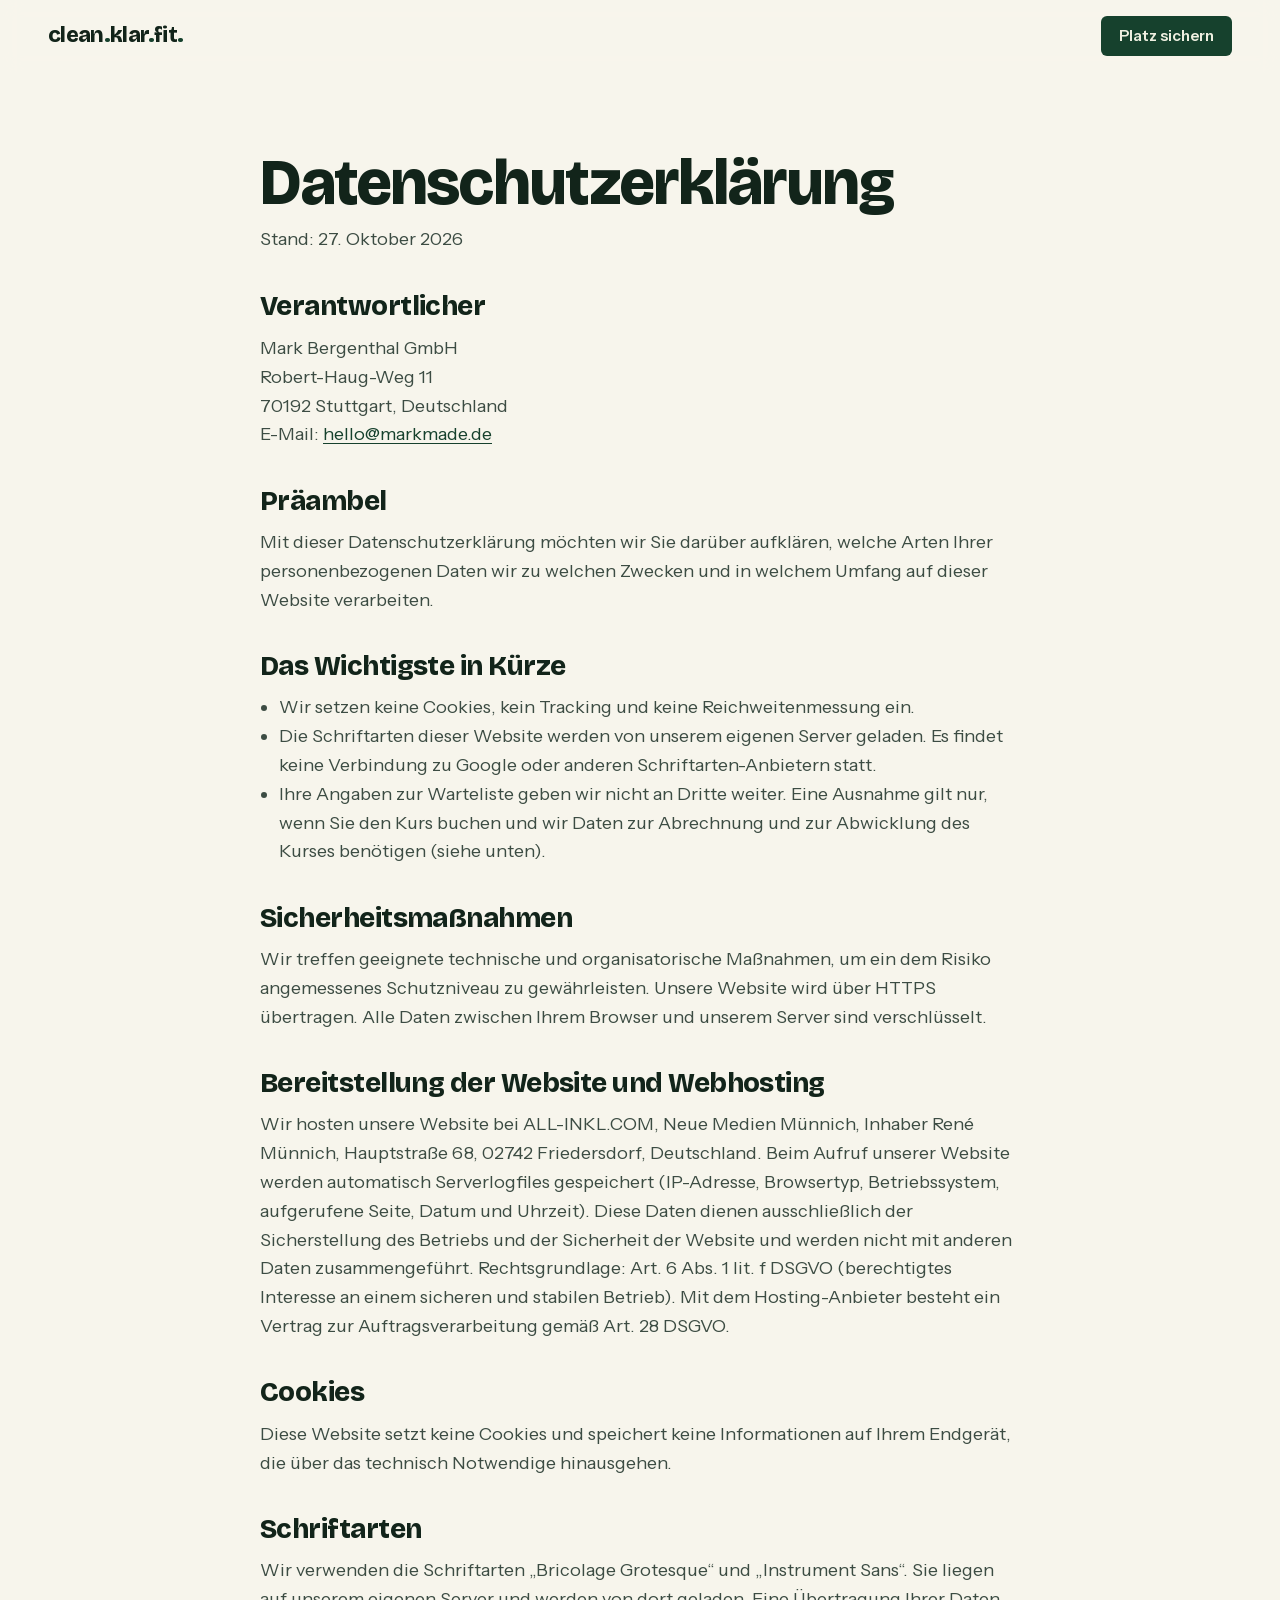
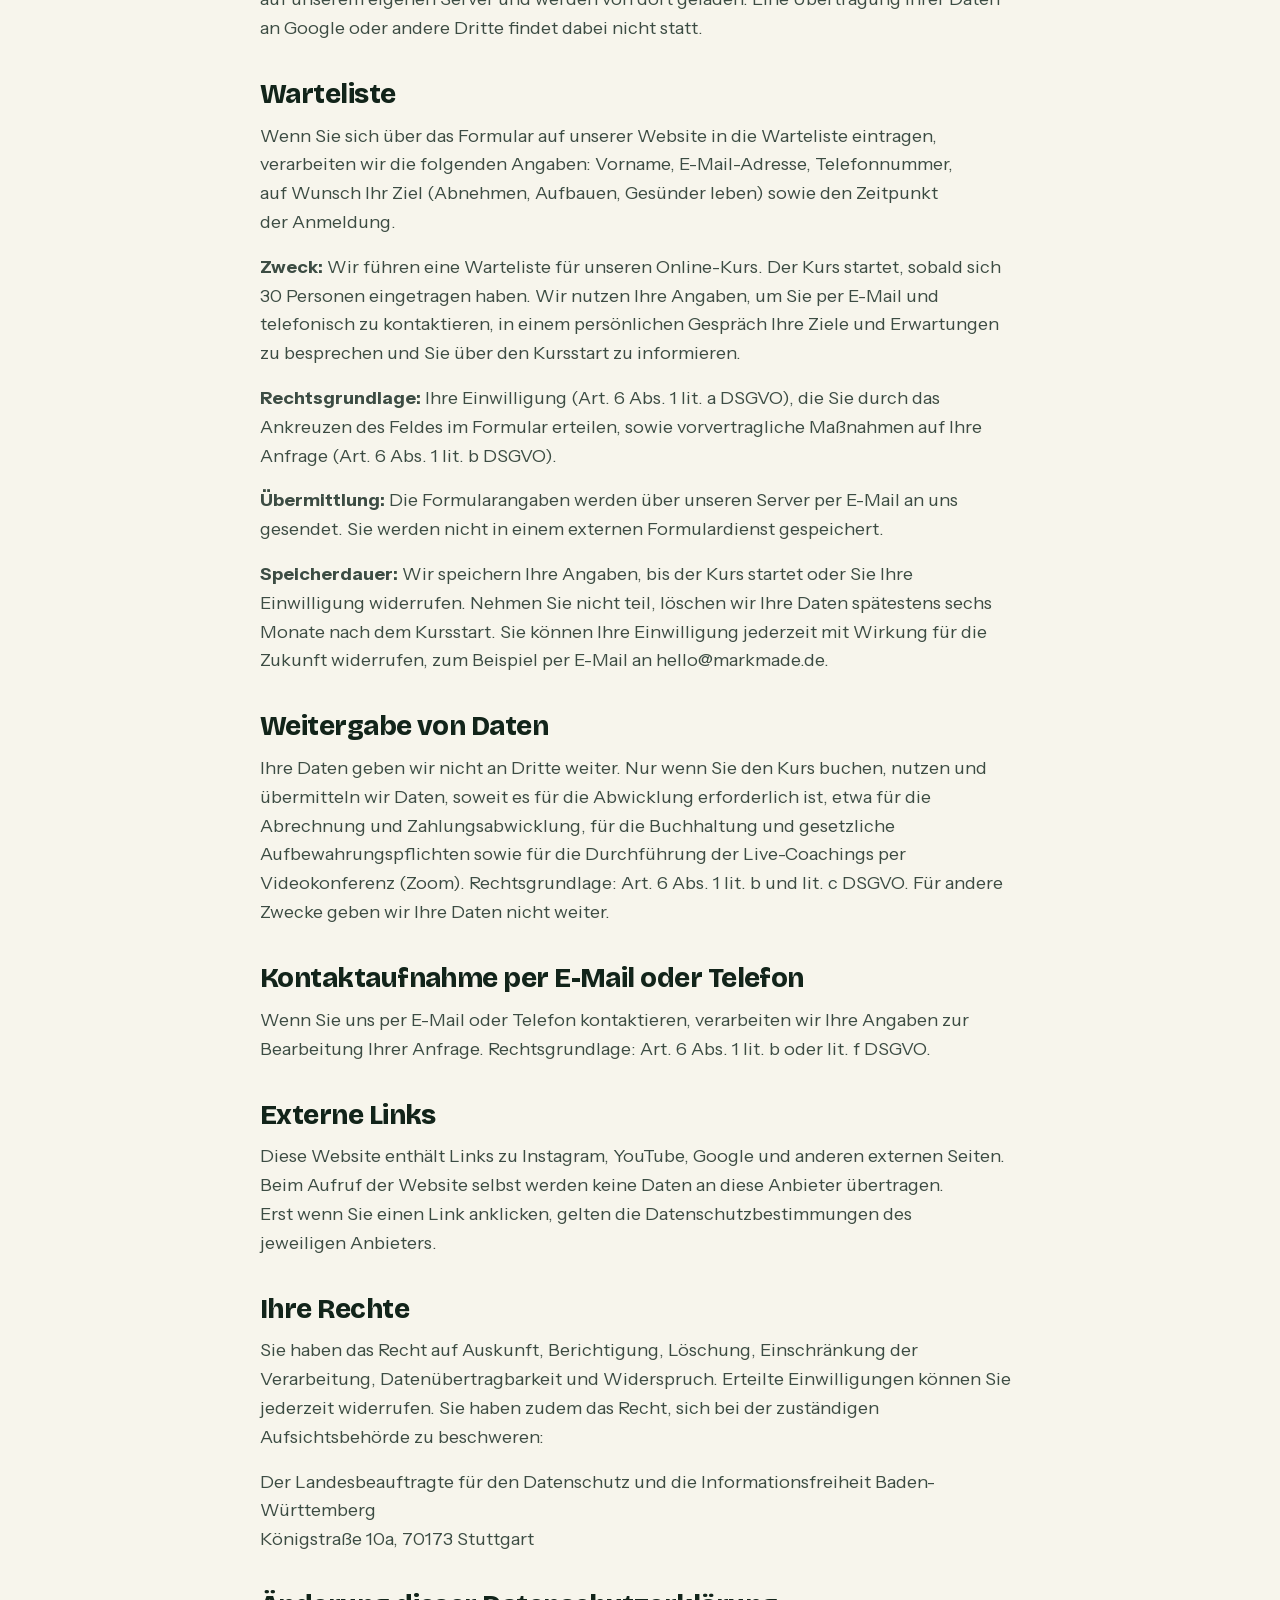
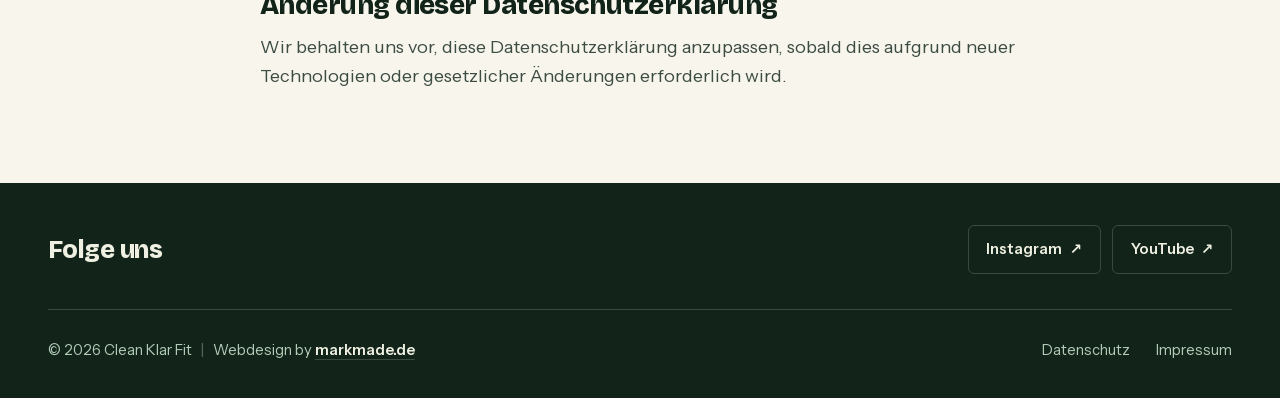
<file: datenschutz.html>
<!DOCTYPE html>
<html lang="de" class="no-js">
<head>
<meta charset="UTF-8">
<meta name="viewport" content="width=device-width, initial-scale=1">
<title>Datenschutzerklärung | Clean Klar Fit</title>
<meta name="description" content="Datenschutzerklärung von Clean Klar Fit: keine Cookies, kein Tracking, lokale Schriften, Angaben zur Warteliste.">
<link rel="canonical" href="https://cleanklarfit.de/datenschutz.html">
<meta name="robots" content="index, follow">
<meta name="theme-color" content="#16412d">
<link rel="icon" href="favicon.ico" sizes="48x48">
<link rel="icon" href="favicon-32.png" type="image/png" sizes="32x32">
<link rel="icon" href="icon-192.png" type="image/png" sizes="192x192">
<link rel="apple-touch-icon" href="apple-touch-icon.png">
<link rel="manifest" href="site.webmanifest">
<link rel="preload" href="fonts/bricolage-grotesque.woff2" as="font" type="font/woff2" crossorigin>
<link rel="preload" href="fonts/instrument-sans.woff2" as="font" type="font/woff2" crossorigin>
<link rel="stylesheet" href="assets/style.css">
</head>
<body>
<a class="skip" href="#inhalt">Zum Inhalt springen</a>
<span id="top-sentinel" aria-hidden="true"></span>
<header class="nav" id="nav"><div class="wrap">
  <a href="./" class="logo" aria-label="Clean Klar Fit, zur Startseite">clean<i>.</i>klar<i>.</i>fit<i>.</i></a>
  <nav class="menu" aria-label="Hauptnavigation"><a href="./#warteliste" class="btn">Platz sichern</a></nav>
</div></header>
<main id="inhalt">
<section class="legal"><div class="wrap">
  <h1>Datenschutz&shy;erklärung</h1>
  <p class="stand">Stand: 27. Oktober 2026</p>

  <h2>Verantwortlicher</h2>
  <address>Mark Bergenthal GmbH<br>Robert-Haug-Weg 11<br>70192 Stuttgart, Deutschland<br>E-Mail: <a href="mailto:hello@markmade.de">hello@markmade.de</a></address>

  <h2>Präambel</h2>
  <p>Mit dieser Datenschutzerklärung möchten wir Sie darüber aufklären, welche Arten Ihrer personenbezogenen Daten wir zu welchen Zwecken und in welchem Umfang auf dieser Website verarbeiten.</p>

  <h2>Das Wichtigste in Kürze</h2>
  <ul>
    <li>Wir setzen keine Cookies, kein Tracking und keine Reichweitenmessung ein.</li>
    <li>Die Schriftarten dieser Website werden von unserem eigenen Server geladen. Es findet keine Verbindung zu Google oder anderen Schriftarten-Anbietern statt.</li>
    <li>Ihre Angaben zur Warteliste geben wir nicht an Dritte weiter. Eine Ausnahme gilt nur, wenn Sie den Kurs buchen und wir Daten zur Abrechnung und zur Abwicklung des Kurses benötigen (siehe unten).</li>
  </ul>

  <h2>Sicherheitsmaßnahmen</h2>
  <p>Wir treffen geeignete technische und organisatorische Maßnahmen, um ein dem Risiko angemessenes Schutzniveau zu gewährleisten. Unsere Website wird über HTTPS übertragen. Alle Daten zwischen Ihrem Browser und unserem Server sind verschlüsselt.</p>

  <h2>Bereitstellung der Website und Webhosting</h2>
  <p>Wir hosten unsere Website bei ALL-INKL.COM, Neue Medien Münnich, Inhaber René Münnich, Hauptstraße 68, 02742 Friedersdorf, Deutschland. Beim Aufruf unserer Website werden automatisch Serverlogfiles gespeichert (IP-Adresse, Browsertyp, Betriebssystem, aufgerufene Seite, Datum und Uhrzeit). Diese Daten dienen ausschließlich der Sicherstellung des Betriebs und der Sicherheit der Website und werden nicht mit anderen Daten zusammengeführt. Rechtsgrundlage: Art. 6 Abs. 1 lit. f DSGVO (berechtigtes Interesse an einem sicheren und stabilen Betrieb). Mit dem Hosting-Anbieter besteht ein Vertrag zur Auftragsverarbeitung gemäß Art. 28 DSGVO.</p>

  <h2>Cookies</h2>
  <p>Diese Website setzt keine Cookies und speichert keine Informationen auf Ihrem Endgerät, die über das technisch Notwendige hinausgehen.</p>

  <h2>Schriftarten</h2>
  <p>Wir verwenden die Schriftarten „Bricolage Grotesque“ und „Instrument Sans“. Sie liegen auf unserem eigenen Server und werden von dort geladen. Eine Übertragung Ihrer Daten an Google oder andere Dritte findet dabei nicht statt.</p>

  <h2>Warteliste</h2>
  <p>Wenn Sie sich über das Formular auf unserer Website in die Warteliste eintragen, verarbeiten wir die folgenden Angaben: Vorname, E-Mail-Adresse, Telefonnummer, auf Wunsch Ihr Ziel (Abnehmen, Aufbauen, Gesünder leben) sowie den Zeitpunkt der Anmeldung.</p>
  <p><strong>Zweck:</strong> Wir führen eine Warteliste für unseren Online-Kurs. Der Kurs startet, sobald sich 30 Personen eingetragen haben. Wir nutzen Ihre Angaben, um Sie per E-Mail und telefonisch zu kontaktieren, in einem persönlichen Gespräch Ihre Ziele und Erwartungen zu besprechen und Sie über den Kursstart zu informieren.</p>
  <p><strong>Rechtsgrundlage:</strong> Ihre Einwilligung (Art. 6 Abs. 1 lit. a DSGVO), die Sie durch das Ankreuzen des Feldes im Formular erteilen, sowie vorvertragliche Maßnahmen auf Ihre Anfrage (Art. 6 Abs. 1 lit. b DSGVO).</p>
  <p><strong>Übermittlung:</strong> Die Formularangaben werden über unseren Server per E-Mail an uns gesendet. Sie werden nicht in einem externen Formulardienst gespeichert.</p>
  <p><strong>Speicherdauer:</strong> Wir speichern Ihre Angaben, bis der Kurs startet oder Sie Ihre Einwilligung widerrufen. Nehmen Sie nicht teil, löschen wir Ihre Daten spätestens sechs Monate nach dem Kursstart. Sie können Ihre Einwilligung jederzeit mit Wirkung für die Zukunft widerrufen, zum Beispiel per E-Mail an hello@markmade.de.</p>

  <h2>Weitergabe von Daten</h2>
  <p>Ihre Daten geben wir nicht an Dritte weiter. Nur wenn Sie den Kurs buchen, nutzen und übermitteln wir Daten, soweit es für die Abwicklung erforderlich ist, etwa für die Abrechnung und Zahlungsabwicklung, für die Buchhaltung und gesetzliche Aufbewahrungspflichten sowie für die Durchführung der Live-Coachings per Videokonferenz (Zoom). Rechtsgrundlage: Art. 6 Abs. 1 lit. b und lit. c DSGVO. Für andere Zwecke geben wir Ihre Daten nicht weiter.</p>

  <h2>Kontaktaufnahme per E-Mail oder Telefon</h2>
  <p>Wenn Sie uns per E-Mail oder Telefon kontaktieren, verarbeiten wir Ihre Angaben zur Bearbeitung Ihrer Anfrage. Rechtsgrundlage: Art. 6 Abs. 1 lit. b oder lit. f DSGVO.</p>

  <h2>Externe Links</h2>
  <p>Diese Website enthält Links zu Instagram, YouTube, Google und anderen externen Seiten. Beim Aufruf der Website selbst werden keine Daten an diese Anbieter übertragen. Erst wenn Sie einen Link anklicken, gelten die Datenschutzbestimmungen des jeweiligen Anbieters.</p>

  <h2>Ihre Rechte</h2>
  <p>Sie haben das Recht auf Auskunft, Berichtigung, Löschung, Einschränkung der Verarbeitung, Datenübertragbarkeit und Widerspruch. Erteilte Einwilligungen können Sie jederzeit widerrufen. Sie haben zudem das Recht, sich bei der zuständigen Aufsichtsbehörde zu beschweren:</p>
  <address>Der Landesbeauftragte für den Datenschutz und die Informationsfreiheit Baden-Württemberg<br>Königstraße 10a, 70173 Stuttgart</address>

  <h2>Änderung dieser Datenschutzerklärung</h2>
  <p>Wir behalten uns vor, diese Datenschutzerklärung anzupassen, sobald dies aufgrund neuer Technologien oder gesetzlicher Änderungen erforderlich wird.</p>
</div></section>
</main>
<footer class="site"><div class="wrap">
  <div class="f-top">
    <span class="f-label">Folge uns</span>
    <nav class="social" aria-label="Social Media">
      <a href="https://www.instagram.com/clean.klar.fit/" target="_blank" rel="noopener">Instagram <span aria-hidden="true">↗</span></a>
      <a href="https://www.youtube.com/@cleanklarfit" target="_blank" rel="noopener">YouTube <span aria-hidden="true">↗</span></a>
    </nav>
  </div>
  <div class="f-bottom">
    <span class="credit">© 2026 Clean Klar Fit <span class="sep" aria-hidden="true">|</span> Webdesign by <a href="https://markmade.de" target="_blank" rel="noopener">markmade.de</a></span>
    <nav class="fl" aria-label="Rechtliches"><a href="datenschutz.html">Datenschutz</a><a href="impressum.html">Impressum</a></nav>
  </div>
</div></footer>
<script src="assets/main.js" defer></script>
</body>
</html>
</file>
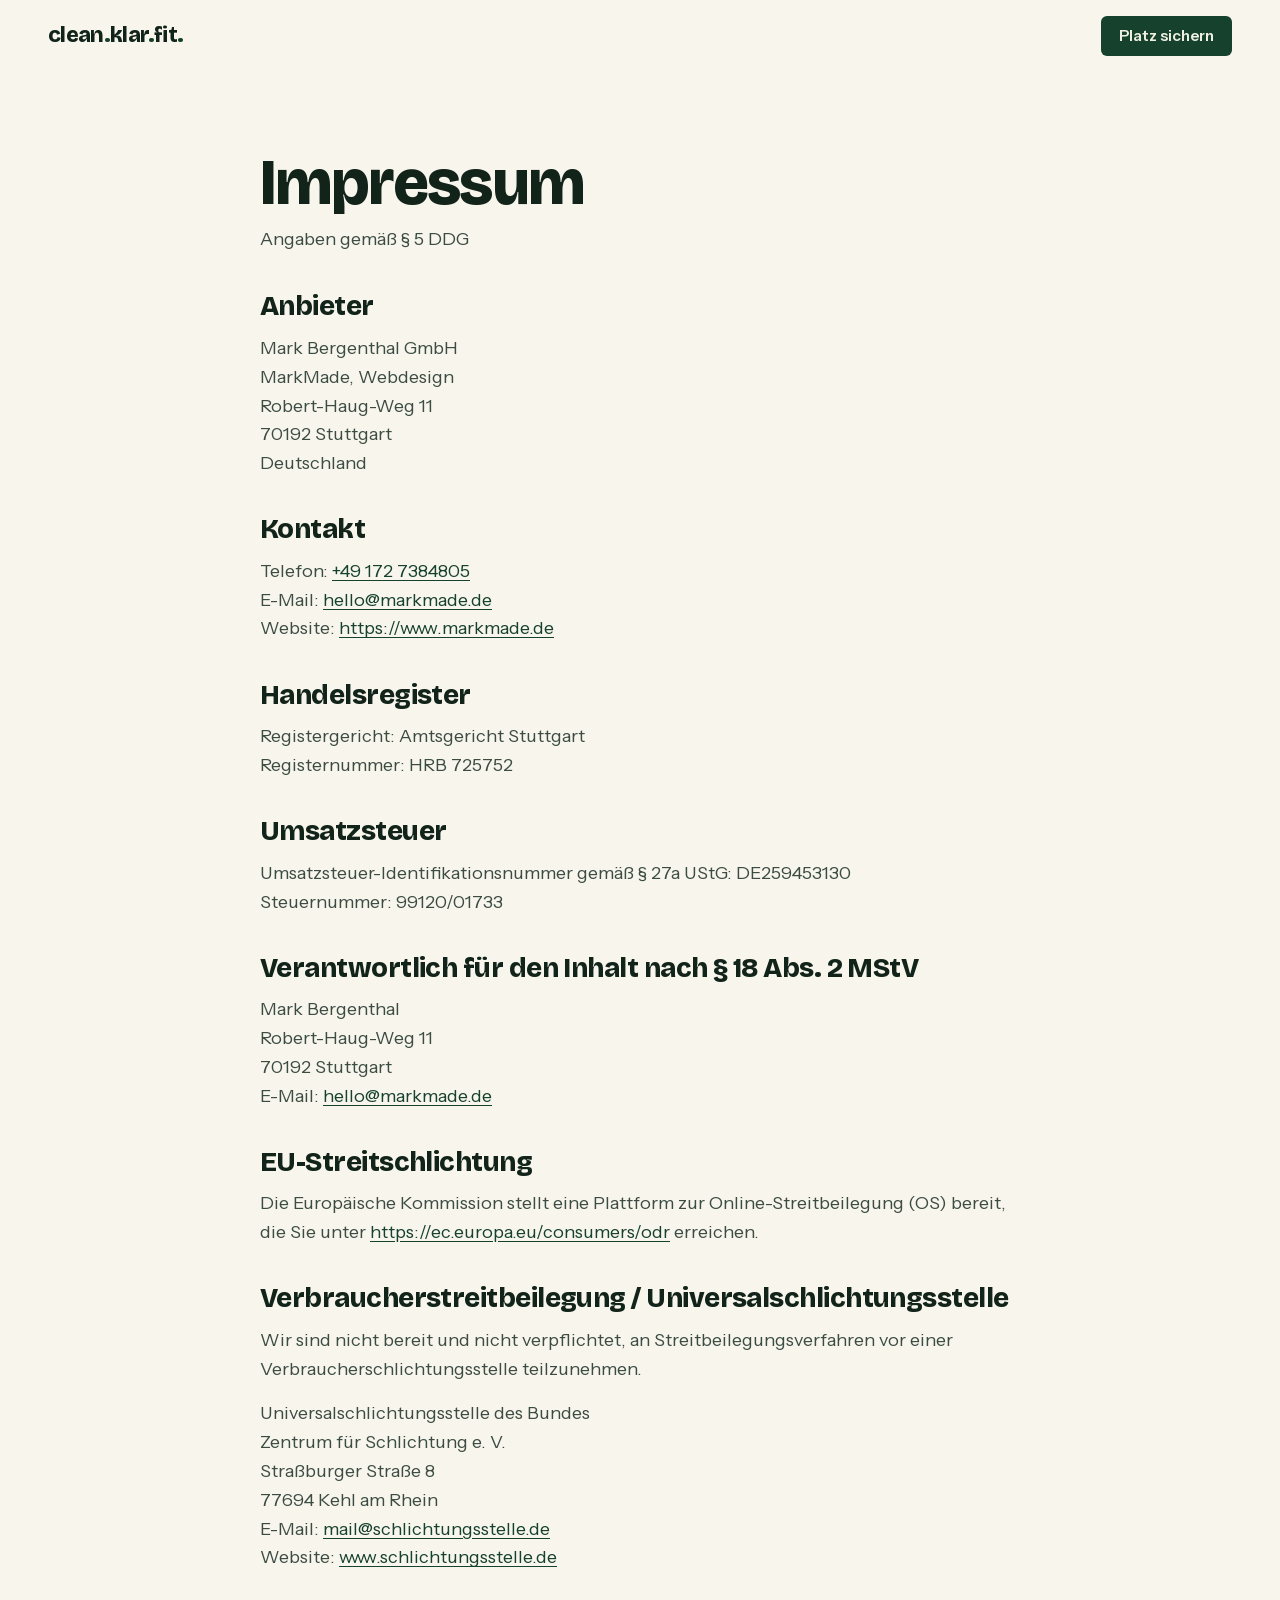
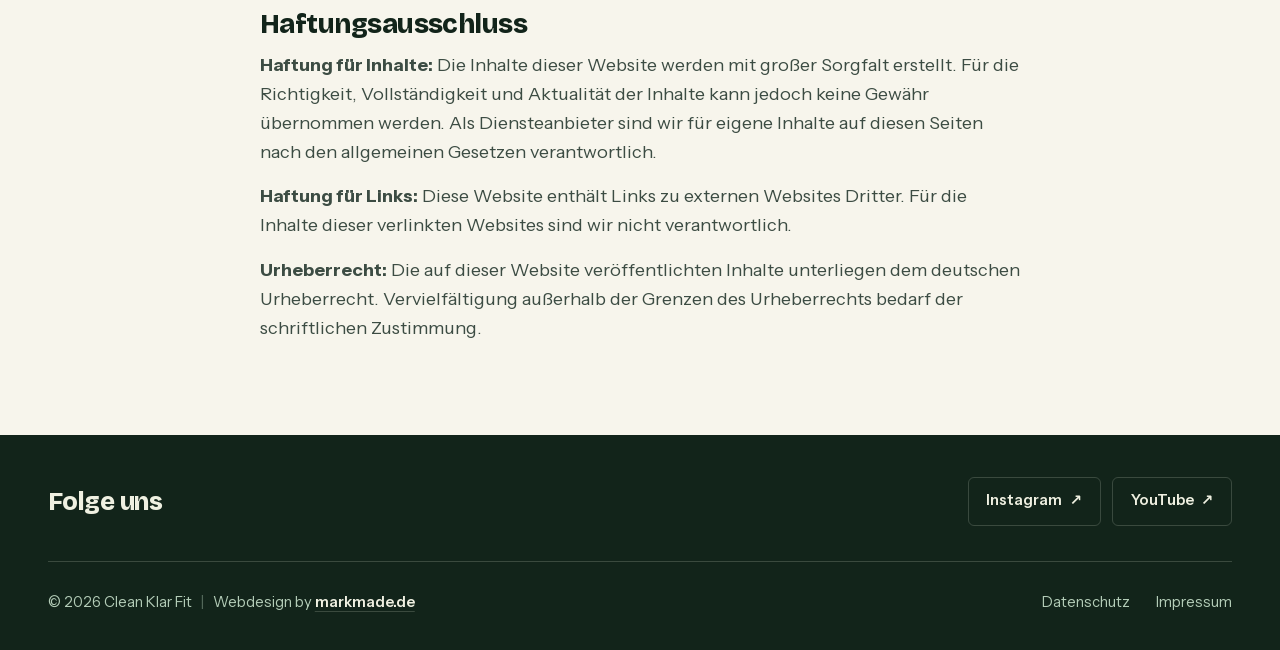
<file: impressum.html>
<!DOCTYPE html>
<html lang="de" class="no-js">
<head>
<meta charset="UTF-8">
<meta name="viewport" content="width=device-width, initial-scale=1">
<title>Impressum | Clean Klar Fit</title>
<meta name="description" content="Impressum von Clean Klar Fit: Anbieter, Kontakt und rechtliche Angaben.">
<link rel="canonical" href="https://cleanklarfit.de/impressum.html">
<meta name="robots" content="index, follow">
<meta name="theme-color" content="#16412d">
<link rel="icon" href="favicon.ico" sizes="48x48">
<link rel="icon" href="favicon-32.png" type="image/png" sizes="32x32">
<link rel="icon" href="icon-192.png" type="image/png" sizes="192x192">
<link rel="apple-touch-icon" href="apple-touch-icon.png">
<link rel="manifest" href="site.webmanifest">
<link rel="preload" href="fonts/bricolage-grotesque.woff2" as="font" type="font/woff2" crossorigin>
<link rel="preload" href="fonts/instrument-sans.woff2" as="font" type="font/woff2" crossorigin>
<link rel="stylesheet" href="assets/style.css">
</head>
<body>
<a class="skip" href="#inhalt">Zum Inhalt springen</a>
<span id="top-sentinel" aria-hidden="true"></span>
<header class="nav" id="nav"><div class="wrap">
  <a href="./" class="logo" aria-label="Clean Klar Fit, zur Startseite">clean<i>.</i>klar<i>.</i>fit<i>.</i></a>
  <nav class="menu" aria-label="Hauptnavigation"><a href="./#warteliste" class="btn">Platz sichern</a></nav>
</div></header>
<main id="inhalt">
<section class="legal"><div class="wrap">
  <h1>Impressum</h1>
  <p class="stand">Angaben gemäß § 5 DDG</p>

  <h2>Anbieter</h2>
  <address>Mark Bergenthal GmbH<br>MarkMade, Webdesign<br>Robert-Haug-Weg 11<br>70192 Stuttgart<br>Deutschland</address>

  <h2>Kontakt</h2>
  <p>Telefon: <a href="tel:+491727384805">+49 172 7384805</a><br>
  E-Mail: <a href="mailto:hello@markmade.de">hello@markmade.de</a><br>
  Website: <a href="https://www.markmade.de" target="_blank" rel="noopener">https://www.markmade.de</a></p>

  <h2>Handelsregister</h2>
  <p>Registergericht: Amtsgericht Stuttgart<br>Registernummer: HRB 725752</p>

  <h2>Umsatzsteuer</h2>
  <p>Umsatzsteuer-Identifikationsnummer gemäß § 27a UStG: DE259453130<br>Steuernummer: 99120/01733</p>

  <h2>Verantwortlich für den Inhalt nach § 18 Abs. 2 MStV</h2>
  <address>Mark Bergenthal<br>Robert-Haug-Weg 11<br>70192 Stuttgart<br>E-Mail: <a href="mailto:hello@markmade.de">hello@markmade.de</a></address>

  <h2>EU-Streitschlichtung</h2>
  <p>Die Europäische Kommission stellt eine Plattform zur Online-Streitbeilegung (OS) bereit, die Sie unter <a href="https://ec.europa.eu/consumers/odr" target="_blank" rel="noopener">https://ec.europa.eu/consumers/odr</a> erreichen.</p>

  <h2>Verbraucherstreitbeilegung / Universalschlichtungsstelle</h2>
  <p>Wir sind nicht bereit und nicht verpflichtet, an Streitbeilegungsverfahren vor einer Verbraucherschlichtungsstelle teilzunehmen.</p>
  <address>Universalschlichtungsstelle des Bundes<br>Zentrum für Schlichtung e. V.<br>Straßburger Straße 8<br>77694 Kehl am Rhein<br>E-Mail: <a href="mailto:mail@schlichtungsstelle.de">mail@schlichtungsstelle.de</a><br>Website: <a href="https://www.schlichtungsstelle.de" target="_blank" rel="noopener">www.schlichtungsstelle.de</a></address>

  <h2>Haftungsausschluss</h2>
  <p><strong>Haftung für Inhalte:</strong> Die Inhalte dieser Website werden mit großer Sorgfalt erstellt. Für die Richtigkeit, Vollständigkeit und Aktualität der Inhalte kann jedoch keine Gewähr übernommen werden. Als Diensteanbieter sind wir für eigene Inhalte auf diesen Seiten nach den allgemeinen Gesetzen verantwortlich.</p>
  <p><strong>Haftung für Links:</strong> Diese Website enthält Links zu externen Websites Dritter. Für die Inhalte dieser verlinkten Websites sind wir nicht verantwortlich.</p>
  <p><strong>Urheberrecht:</strong> Die auf dieser Website veröffentlichten Inhalte unterliegen dem deutschen Urheberrecht. Vervielfältigung außerhalb der Grenzen des Urheberrechts bedarf der schriftlichen Zustimmung.</p>
</div></section>
</main>
<footer class="site"><div class="wrap">
  <div class="f-top">
    <span class="f-label">Folge uns</span>
    <nav class="social" aria-label="Social Media">
      <a href="https://www.instagram.com/clean.klar.fit/" target="_blank" rel="noopener">Instagram <span aria-hidden="true">↗</span></a>
      <a href="https://www.youtube.com/@cleanklarfit" target="_blank" rel="noopener">YouTube <span aria-hidden="true">↗</span></a>
    </nav>
  </div>
  <div class="f-bottom">
    <span class="credit">© 2026 Clean Klar Fit <span class="sep" aria-hidden="true">|</span> Webdesign by <a href="https://markmade.de" target="_blank" rel="noopener">markmade.de</a></span>
    <nav class="fl" aria-label="Rechtliches"><a href="datenschutz.html">Datenschutz</a><a href="impressum.html">Impressum</a></nav>
  </div>
</div></footer>
<script src="assets/main.js" defer></script>
</body>
</html>
</file>
<file: assets/style.css>
/* Clean Klar Fit – Styles. Schriften werden lokal geladen (keine Verbindung zu Google). */
@font-face{font-family:"Bricolage Grotesque";font-style:normal;font-weight:200 800;font-display:swap;src:url("../fonts/bricolage-grotesque.woff2") format("woff2")}
@font-face{font-family:"Instrument Sans";font-style:normal;font-weight:400 700;font-display:swap;src:url("../fonts/instrument-sans.woff2") format("woff2")}

:root{
  --paper: oklch(97% 0.012 95);
  --paper-2: oklch(93.5% 0.018 95);
  --paper-3: oklch(90.5% 0.022 95);
  --ink: oklch(24% 0.03 160);
  --ink-soft: oklch(40% 0.025 160);
  --forest: oklch(34% 0.06 160);
  --forest-dark: oklch(28% 0.055 160);
  --sage: oklch(76% 0.075 150);
  --sage-soft: oklch(87% 0.05 148);
  --line: oklch(85% 0.02 110);
  --on-forest: oklch(95% 0.02 110);
  --on-forest-soft: oklch(82% 0.04 150);
  --on-forest-line: color-mix(in oklch, var(--on-forest) 18%, transparent);
  --error: oklch(52% 0.16 28);
  --radius: 6px;
  --ease: cubic-bezier(.16,1,.3,1);
  --wrap: min(1200px, 100% - 2*clamp(16px, 4vw, 48px));
}
*{box-sizing:border-box;margin:0;padding:0}
html{scroll-behavior:smooth;scroll-padding-top:84px}
body{background:var(--paper);color:var(--ink);font:400 clamp(1rem,.95rem + .25vw,1.125rem)/1.6 "Instrument Sans",system-ui,sans-serif;-webkit-font-smoothing:antialiased;overflow-x:hidden}
a{color:inherit}
img{max-width:100%;display:block}
.wrap{width:var(--wrap);margin-inline:auto}
h1,h2,h3{font-family:"Bricolage Grotesque",sans-serif;font-weight:800;line-height:1.02;letter-spacing:-.03em}
h2{font-size:clamp(2.1rem,1.4rem + 3vw,3.9rem);max-width:18ch;text-wrap:balance}
h3{font-size:clamp(1.25rem,1.1rem + .6vw,1.6rem);font-weight:600;letter-spacing:-.01em;line-height:1.15;text-wrap:balance}
p,li{text-wrap:pretty}
.eyebrow{font:600 .8rem/1 "Instrument Sans";letter-spacing:.14em;text-transform:uppercase;color:var(--forest);display:block;margin-bottom:1.2rem}
.lead{font-size:clamp(1.1rem,1rem + .45vw,1.3rem);color:var(--ink-soft);max-width:52ch;text-wrap:pretty}
.sub{margin-top:1.4rem}
section{padding-block:clamp(5rem,3rem + 8vw,10rem)}
.skip{position:absolute;left:-999px;top:0;background:var(--forest);color:var(--on-forest);padding:.8rem 1.2rem;z-index:30}
.skip:focus{left:8px;top:8px}

.btn{display:inline-flex;align-items:center;gap:.65em;background:var(--forest);color:var(--on-forest);font:600 1.05rem/1 "Instrument Sans";padding:1.15em 1.7em;border-radius:var(--radius);text-decoration:none;border:0;cursor:pointer;white-space:nowrap;transition:background .3s var(--ease),transform .3s var(--ease),box-shadow .3s var(--ease)}
.btn:hover{background:var(--forest-dark);transform:translateY(-2px);box-shadow:0 10px 24px -12px color-mix(in oklch,var(--forest) 70%,transparent)}
.btn:active{transform:translateY(0) scale(.98)}
.btn[disabled]{opacity:.6;cursor:progress}
.btn .arr{transition:transform .3s var(--ease)}
.btn:hover .arr{transform:translateX(4px)}
:focus-visible{outline:3px solid var(--forest);outline-offset:3px}
.join :focus-visible,.toolbox :focus-visible,footer.site :focus-visible{outline-color:var(--sage)}

/* Fotos */
.photo{position:relative;overflow:hidden;border-radius:var(--radius);background:var(--paper-2)}
.photo img{width:100%;height:100%;object-fit:cover}

/* nav */
.nav{position:sticky;top:0;z-index:10;background:color-mix(in oklch,var(--paper) 88%,transparent);backdrop-filter:blur(10px);-webkit-backdrop-filter:blur(10px);border-bottom:1px solid transparent;transition:border-color .4s}
.nav.scrolled{border-color:var(--line)}
.nav .wrap{display:flex;align-items:center;justify-content:space-between;height:72px}
.logo{font:800 1.35rem/1 "Bricolage Grotesque";letter-spacing:-.03em;text-decoration:none}
.logo i{font-style:normal;color:var(--forest)}
.menu{display:flex;align-items:center;gap:2rem;font-size:.95rem}
.menu a:not(.btn){text-decoration:none;color:var(--ink-soft);transition:color .2s}
.menu a:not(.btn):hover{color:var(--ink)}
.menu .btn{padding:.8em 1.2em;font-size:.95rem}
#top-sentinel{position:absolute;top:0;height:1px;width:1px}

/* hero */
.hero{padding-top:clamp(2.5rem,1.5rem + 4vw,5.5rem);padding-bottom:clamp(4rem,3rem + 5vw,8rem)}
.hero-grid{display:grid;grid-template-columns:1.15fr .85fr;gap:clamp(2rem,5vw,5rem);align-items:center}
.hero h1{font-size:clamp(2.8rem,1.6rem + 5vw,5.8rem);margin-bottom:1.6rem}
.hero h1 em{font-style:normal;color:var(--forest);position:relative;white-space:nowrap}
.hero h1 em::after{content:"";position:absolute;left:0;right:0;bottom:.04em;height:.12em;background:var(--sage);border-radius:2px;transform-origin:left;animation:underline 1.1s .7s var(--ease) both}
@keyframes underline{from{transform:scaleX(0)}}
.ages{display:flex;gap:.6rem;margin:2.2rem 0 2.4rem;flex-wrap:wrap}
.ages span{font:800 clamp(1.4rem,1.1rem + 1vw,2rem)/1 "Bricolage Grotesque";border:2px solid var(--ink);padding:.38em .6em;border-radius:var(--radius)}
.ages span:nth-child(2){background:var(--ink);color:var(--paper)}
.ages span:nth-child(n+3){border-color:var(--forest);background:var(--forest);color:var(--on-forest)}
.hero-cta{display:flex;flex-wrap:wrap;align-items:center;gap:1rem 1.6rem}
.hero-cta small{color:var(--ink-soft);font-size:.92rem;max-width:26ch;line-height:1.4}
.hero-img{aspect-ratio:4/5;max-height:660px;width:100%}
.hero-img .tag{position:absolute;left:1.2rem;bottom:1.2rem;background:var(--forest);color:var(--on-forest);padding:1.1rem 1.3rem;border-radius:var(--radius);font-size:.92rem;line-height:1.4;max-width:16rem;box-shadow:0 18px 40px -20px color-mix(in oklch,var(--forest-dark) 80%,transparent)}
.hero-img .tag b{display:block;font:800 1.15rem/1.2 "Bricolage Grotesque";margin-bottom:.15rem}

/* pain */
.pain{background:var(--paper-2)}
.pain .wrap{display:grid;grid-template-columns:.85fr 1.15fr;gap:clamp(2rem,6vw,6rem);align-items:start}
.pain h2{position:sticky;top:110px}
.pain ul{list-style:none}
.pain li{padding:1.5rem 0;border-bottom:1px solid var(--line);display:grid;grid-template-columns:5rem 1fr;gap:1rem;font-size:clamp(1.05rem,1rem + .35vw,1.25rem)}
.pain li:last-child{border-bottom:0}
.pain li b{font:800 1rem/1.75 "Bricolage Grotesque";color:var(--forest)}

/* shift */
.shift{background:var(--forest);color:var(--on-forest)}
.shift h2{max-width:20ch}
.shift .lead{color:var(--on-forest-soft)}
.myths{margin-top:clamp(3.5rem,6vw,5.5rem);display:grid;grid-template-columns:repeat(3,1fr);gap:1px;background:var(--on-forest-line);border-block:1px solid var(--on-forest-line)}
.myths div{background:var(--forest);padding:2.2rem 2rem 2.4rem 0}
.myths div+div{padding-left:2rem}
.myths s{color:var(--on-forest-soft);display:block;margin-bottom:1rem;text-decoration-color:var(--sage);text-decoration-thickness:2px}
.myths p{font:600 clamp(1.2rem,1.1rem + .4vw,1.4rem)/1.3 "Bricolage Grotesque"}

/* goals */
.goals{margin-top:clamp(3rem,5vw,4.5rem);display:grid;grid-template-columns:1.25fr 1fr;grid-template-rows:auto auto;gap:clamp(1rem,2vw,1.5rem)}
.goal{border-radius:var(--radius);padding:clamp(1.6rem,3vw,2.4rem);display:flex;flex-direction:column;justify-content:flex-end;gap:.7rem;min-height:15rem;transition:transform .5s var(--ease)}
.goal:hover{transform:translateY(-4px)}
.goal p{color:var(--ink-soft);max-width:38ch}
.goal:nth-child(1){grid-row:1/3;background:var(--paper-2);min-height:32rem;overflow:hidden}
.goal-photo{flex:1;margin:-.4rem -.4rem 1.2rem;min-height:14rem}
.goal-photo picture,.goal-photo img{position:absolute;inset:0;width:100%;height:100%}
.goal-photo img{object-fit:cover;object-position:center 40%;transition:transform 1.2s var(--ease)}
.goal:hover .goal-photo img{transform:scale(1.03)}
.goal:nth-child(2){background:var(--forest);color:var(--on-forest)}
.goal:nth-child(2) p{color:var(--on-forest-soft)}
.goal:nth-child(3){background:var(--sage-soft)}
.goal h3{font-size:clamp(1.6rem,1.3rem + 1vw,2.2rem);font-weight:800;letter-spacing:-.02em}
.same{margin-top:clamp(2.5rem,4vw,3.5rem);font:800 clamp(1.4rem,1.1rem + 1.2vw,2.2rem)/1.2 "Bricolage Grotesque";letter-spacing:-.02em}
.same span{background:linear-gradient(transparent 62%,var(--sage-soft) 62%)}

/* lernen: Treppe */
.learn{background:var(--paper-2)}
.learn h2{max-width:20ch}
.stairs{list-style:none;display:grid;grid-template-columns:repeat(4,1fr);gap:clamp(1rem,2vw,1.5rem);margin-top:clamp(3rem,6vw,5rem);align-items:start}
.stairs li{background:var(--paper);border-radius:var(--radius);padding:clamp(1.5rem,2.5vw,2rem);border-top:4px solid var(--sage)}
.stairs li:nth-child(2){margin-top:2.5rem;border-color:color-mix(in oklch,var(--sage),var(--forest))}
.stairs li:nth-child(3){margin-top:5rem;border-color:var(--forest)}
.stairs li:nth-child(4){margin-top:7.5rem;background:var(--forest);color:var(--on-forest);border-color:var(--forest-dark)}
.stairs .n{font:800 2.6rem/1 "Bricolage Grotesque";color:var(--sage);letter-spacing:-.03em;display:block;margin-bottom:1.6rem}
.stairs h3{font-weight:800;letter-spacing:-.02em;margin-bottom:.6rem}
.stairs p{color:var(--ink-soft);font-size:.98rem}
.stairs li:nth-child(4) p{color:var(--on-forest-soft)}
.learn-end{margin-top:clamp(2.5rem,5vw,4rem);font:800 clamp(1.3rem,1.1rem + 1vw,2rem)/1.25 "Bricolage Grotesque";letter-spacing:-.02em;max-width:34ch}

/* toolbox */
.toolbox{background:var(--ink);color:var(--on-forest)}
.toolbox .lead{color:var(--on-forest-soft)}
.tools{margin-top:clamp(3.5rem,6vw,5rem);display:grid;grid-template-columns:repeat(4,1fr);border-top:1px solid var(--on-forest-line)}
.tool{padding:2.2rem 1.8rem 2.4rem 0;border-right:1px solid var(--on-forest-line)}
.tool+.tool{padding-left:1.8rem}
.tool:last-child{border-right:0}
.tool .k{font:800 clamp(2.4rem,2rem + 1.5vw,3.4rem)/1 "Bricolage Grotesque";color:var(--sage);display:block;margin-bottom:1.4rem}
.tool h3{margin-bottom:.9rem;color:var(--on-forest)}
.tool ul{list-style:none;color:var(--on-forest-soft);font-size:.95rem;display:grid;gap:.45rem}
.coach{margin-top:2.5rem;display:grid;grid-template-columns:1fr auto;gap:2rem;align-items:center;background:var(--forest);padding:clamp(1.6rem,3vw,2.2rem) clamp(1.6rem,3vw,2.4rem);border-radius:var(--radius)}
.coach b{font:800 clamp(1.3rem,1.1rem + .7vw,1.7rem)/1.2 "Bricolage Grotesque";display:block;margin-bottom:.35rem;letter-spacing:-.02em}
.coach p{color:var(--on-forest-soft);font-size:1rem;max-width:52ch}
.coach .when{font:800 clamp(2.4rem,1.8rem + 2vw,3.6rem)/1 "Bricolage Grotesque";white-space:nowrap;color:var(--sage);text-align:right}
.coach .when small{display:block;font:500 .85rem/1.3 "Instrument Sans";color:var(--on-forest-soft);margin-top:.3rem}

/* timeline */
.timeline{display:grid;grid-template-columns:repeat(4,1fr);margin-top:clamp(3rem,6vw,4.5rem);position:relative}
.timeline::before{content:"";position:absolute;left:0;right:0;top:11px;height:2px;background:linear-gradient(90deg,var(--sage),var(--forest))}
.phase{position:relative;padding-right:1.5rem}
.phase::before{content:"";width:24px;height:24px;border-radius:50%;background:var(--paper);border:3px solid var(--forest);display:block;margin-bottom:1.5rem;position:relative}
.phase:first-child::before{border-color:var(--sage)}
.phase:last-child::before{background:var(--forest)}
.phase small{font:600 .9rem/1 "Instrument Sans";color:var(--forest)}
.phase h3{margin:.55rem 0 .6rem}
.phase p{color:var(--ink-soft);font-size:.97rem}

/* trainer */
.trainer{background:var(--paper-2)}
.trainer .wrap{display:grid;grid-template-columns:.85fr 1.15fr;gap:clamp(2rem,6vw,6rem);align-items:center}
.trainer .photo{aspect-ratio:4/5}
.trainer blockquote{font:600 clamp(1.4rem,1.1rem + 1.2vw,2.1rem)/1.25 "Bricolage Grotesque";letter-spacing:-.015em;margin:1.4rem 0 1.8rem;max-width:26ch;color:var(--forest)}
.facts{display:grid;grid-template-columns:repeat(3,auto);justify-content:start;gap:clamp(1.5rem,4vw,3.5rem);margin-top:2.2rem;padding-top:1.6rem;border-top:1px solid var(--line)}
.facts b{font:800 2rem/1 "Bricolage Grotesque";display:block;margin-bottom:.3rem}
.facts span{font-size:.9rem;color:var(--ink-soft)}
.quals{grid-column:1/-1;margin-top:clamp(3rem,5vw,4.5rem)}
.quals h3{margin-bottom:1.4rem}
.quals ol{list-style:none;display:grid;grid-template-columns:repeat(3,1fr);gap:clamp(.8rem,1.5vw,1.2rem)}
.quals li{background:var(--paper);border-radius:var(--radius);padding:1.3rem 1.4rem;display:grid;gap:.35rem;align-content:start}
.quals time{font:800 1.5rem/1 "Bricolage Grotesque";color:var(--forest);letter-spacing:-.02em}
.quals b{font-weight:600;line-height:1.35}
.quals span{font-size:.9rem;color:var(--ink-soft)}

/* Bewertungen */
.rating{display:flex;align-items:center;gap:1.4rem;flex-wrap:wrap;margin-top:1.6rem}
.rating .score{font:800 clamp(2.6rem,2rem + 2vw,3.6rem)/1 "Bricolage Grotesque";letter-spacing:-.03em}
.rating .stars{color:var(--forest);font-size:1.3rem;letter-spacing:.12em;line-height:1}
.rating p{color:var(--ink-soft);font-size:.95rem;line-height:1.4}
.rating a{font-weight:600;text-decoration:none;border-bottom:1px solid var(--line);padding-bottom:1px;transition:border-color .3s}
.rating a:hover{border-color:var(--ink)}
.reviews{margin-top:clamp(2.5rem,5vw,4rem);display:grid;grid-template-columns:repeat(6,1fr);gap:clamp(1rem,2vw,1.5rem)}
.review{background:var(--paper-2);padding:clamp(1.6rem,3vw,2.2rem);border-radius:var(--radius);display:flex;flex-direction:column;gap:1.2rem;grid-column:span 2;transition:transform .5s var(--ease),box-shadow .5s var(--ease)}
.review:nth-child(n+4){grid-column:span 3}
.review:hover{transform:translateY(-3px);box-shadow:0 22px 40px -28px color-mix(in oklch,var(--forest-dark) 60%,transparent)}
.review .stars{color:var(--forest);font-size:1.05rem;letter-spacing:.16em;line-height:1}
.review blockquote{font:400 1.02rem/1.65 "Instrument Sans",sans-serif;color:var(--ink);text-wrap:pretty}
.review figcaption{margin-top:auto;padding-top:1.2rem;border-top:1px solid var(--line);font-size:.9rem;display:flex;align-items:center;gap:.8rem}
.review .av{width:42px;height:42px;border-radius:50%;background:var(--forest);flex:none;display:grid;place-items:center;font:800 .9rem/1 "Bricolage Grotesque";color:var(--on-forest);letter-spacing:.02em}
.review figcaption b{display:block;font-weight:600}
.review figcaption span span{color:var(--ink-soft)}

/* free */
.free{padding-block:clamp(3.5rem,6vw,5.5rem);background:var(--sage-soft)}
.free .wrap{display:grid;grid-template-columns:1fr auto;gap:2rem;align-items:center}
.free h3{font-size:clamp(1.6rem,1.2rem + 1.2vw,2.4rem);font-weight:800;letter-spacing:-.025em;margin-bottom:.6rem}
.free p{color:var(--ink-soft);max-width:55ch}
.links{display:flex;gap:.8rem;flex-wrap:wrap}
.ghost{display:inline-flex;align-items:center;gap:.5em;padding:1em 1.4em;border:2px solid var(--ink);border-radius:var(--radius);font-weight:600;text-decoration:none;white-space:nowrap;transition:background .3s var(--ease),color .3s var(--ease),transform .3s var(--ease)}
.ghost:hover{background:var(--ink);color:var(--paper);transform:translateY(-2px)}
.ghost:active{transform:scale(.98)}

/* fit */
.fit .wrap{display:grid;grid-template-columns:1fr 1fr;gap:clamp(1rem,2vw,1.5rem)}
.fit .col{border-radius:var(--radius);padding:clamp(1.8rem,3.5vw,2.8rem)}
.fit .yes{background:var(--paper-2)}
.fit .no{border:2px solid var(--paper-3);color:var(--ink-soft)}
.fit h3{margin-bottom:1.6rem;font-weight:800;font-size:clamp(1.5rem,1.2rem + 1vw,2rem);letter-spacing:-.02em}
.fit ul{list-style:none;display:grid;gap:1rem}
.fit li{display:grid;grid-template-columns:1.8rem 1fr;gap:.4rem}
.fit li::before{content:"✓";font-weight:800;color:var(--forest)}
.fit .no li::before{content:"✕";color:var(--ink-soft)}

/* join */
.join{background:var(--forest);color:var(--on-forest)}
.join .wrap{display:grid;grid-template-columns:1fr 1fr;gap:clamp(2rem,6vw,6rem);align-items:start}
.join .eyebrow{color:var(--sage)}
.join .lead{color:var(--on-forest-soft);margin-top:1.4rem}
.steps{list-style:none;counter-reset:s;margin-top:2.2rem;border-top:1px solid var(--on-forest-line)}
.steps li{counter-increment:s;display:grid;grid-template-columns:3rem 1fr;gap:.2rem 1rem;padding:1.3rem 0;border-bottom:1px solid var(--on-forest-line)}
.steps li::before{content:counter(s);grid-row:1/3;font:800 2rem/1 "Bricolage Grotesque";color:var(--sage)}
.steps b{font:600 1.15rem/1.3 "Bricolage Grotesque"}
.steps span{color:var(--on-forest-soft);font-size:.97rem}
.incl{list-style:none;display:grid;gap:.7rem;margin-top:2rem;color:var(--on-forest-soft)}
.incl li{display:grid;grid-template-columns:1.6rem 1fr}
.incl li::before{content:"✓";color:var(--sage);font-weight:800}
form{background:var(--paper);color:var(--ink);padding:clamp(1.8rem,3.5vw,2.6rem);border-radius:var(--radius);box-shadow:0 30px 60px -30px color-mix(in oklch,var(--forest-dark) 90%,transparent)}
form h3{font-weight:800;font-size:clamp(1.6rem,1.3rem + 1vw,2.1rem);letter-spacing:-.02em;margin-bottom:.5rem}
.fields > p{color:var(--ink-soft);font-size:.95rem;margin-bottom:1.8rem}
.field{display:grid;gap:.45rem;margin-bottom:1.2rem}
label{font-weight:600;font-size:.9rem}
.opt{color:var(--ink-soft);font-weight:400}
.hint{font-size:.82rem;color:var(--ink-soft);font-weight:400}
input[type=text],input[type=email],input[type=tel]{width:100%;font:inherit;padding:.9em 1em;border:1.5px solid var(--line);border-radius:var(--radius);background:oklch(99% 0.005 95);color:var(--ink);transition:border-color .2s}
input[type=text]:hover,input[type=email]:hover,input[type=tel]:hover{border-color:var(--ink-soft)}
.field.invalid input{border-color:var(--error)}
.err{display:none;font-size:.85rem;color:var(--error)}
.field.invalid .err{display:block}
.chips{display:flex;gap:.5rem;flex-wrap:wrap}
.chips input{position:absolute;opacity:0;width:1px;height:1px}
.chips label{font-weight:500;border:1.5px solid var(--line);padding:.6em 1em;border-radius:var(--radius);cursor:pointer;transition:all .25s var(--ease)}
.chips label:hover{border-color:var(--ink-soft)}
.chips input:checked+label{background:var(--forest);color:var(--on-forest);border-color:var(--forest)}
.chips input:focus-visible+label{outline:3px solid var(--forest);outline-offset:2px}
.consent{display:grid;grid-template-columns:auto 1fr;gap:.7rem;font-size:.85rem;color:var(--ink-soft);font-weight:400;margin-top:1.6rem}
.consent input{margin:.25rem 0 0;accent-color:var(--forest);width:16px;height:16px}
.consent-err{margin:.4rem 0 0 1.6rem}
.consent-err.show{display:block}
.form-err{display:none;margin-top:1rem;padding:.9rem 1rem;border-radius:var(--radius);background:color-mix(in oklch,var(--error) 10%,var(--paper));color:var(--error);font-size:.92rem}
.form-err.show{display:block}
.privacy{margin-top:1.2rem;font-size:.85rem;color:var(--ink-soft);line-height:1.5}
form .btn{width:100%;justify-content:center;margin-top:1.6rem}
.hp{position:absolute!important;left:-9999px;width:1px;height:1px;overflow:hidden}
.ok{display:none;text-align:center;padding:2.5rem 0}
.ok b{font:800 2.2rem/1.1 "Bricolage Grotesque";display:block;margin-bottom:.8rem;color:var(--forest)}
.ok p{color:var(--ink-soft);max-width:36ch;margin-inline:auto}
form.done .fields{display:none}
form.done .ok{display:block;animation:fadeup .7s var(--ease) both}
@keyframes fadeup{from{opacity:0;transform:translateY(12px)}}

/* faq */
.faq .wrap{display:grid;grid-template-columns:.7fr 1.3fr;gap:clamp(2rem,6vw,6rem)}
.faq details{border-bottom:1px solid var(--line)}
.faq summary{list-style:none;cursor:pointer;padding:1.4rem 0;font:600 1.15rem/1.3 "Bricolage Grotesque";display:flex;justify-content:space-between;gap:1rem;transition:color .2s}
.faq summary:hover{color:var(--forest)}
.faq summary::-webkit-details-marker{display:none}
.faq summary::after{content:"+";font-size:1.6rem;line-height:1;color:var(--forest);transition:transform .35s var(--ease)}
.faq details[open] summary::after{transform:rotate(45deg)}
.faq details p{padding-bottom:1.5rem;color:var(--ink-soft);max-width:60ch}

/* final */
.final{padding-block:0;background:var(--paper-2)}
.final .wrap{display:grid;grid-template-columns:1.1fr .9fr;gap:clamp(2rem,6vw,6rem);align-items:center}
.final .txt{padding-block:clamp(4rem,8vw,8rem)}
.final h2{font-size:clamp(2.4rem,1.5rem + 4vw,5rem);max-width:14ch;margin-bottom:2.2rem}
.final .photo{aspect-ratio:4/5;max-height:620px;align-self:end;border-radius:var(--radius) var(--radius) 0 0}

footer.site{background:var(--ink);color:var(--on-forest-soft);font-size:.92rem}
footer.site a{text-decoration:none;transition:color .2s,background .3s var(--ease),border-color .3s}
footer.site a:hover{color:var(--on-forest)}
.f-top{display:flex;align-items:center;justify-content:space-between;gap:1.2rem 2rem;flex-wrap:wrap;padding:2.6rem 0 2.2rem;border-bottom:1px solid var(--on-forest-line)}
.f-label{font:800 clamp(1.3rem,1.1rem + .6vw,1.7rem)/1 "Bricolage Grotesque";letter-spacing:-.02em;color:var(--on-forest)}
.social{display:flex;gap:.7rem;flex-wrap:wrap}
.social a{display:inline-flex;align-items:center;gap:.5em;padding:.8em 1.2em;border:1.5px solid var(--on-forest-line);border-radius:var(--radius);color:var(--on-forest);font-weight:600}
.social a:hover{background:var(--on-forest);color:var(--ink);border-color:var(--on-forest)}
.f-bottom{display:flex;align-items:center;justify-content:space-between;gap:.6rem 2rem;flex-wrap:wrap;padding:1.4rem 0 1.8rem}
.f-bottom .sep{opacity:.4;margin:0 .4em}
.f-bottom .credit a{color:var(--on-forest);font-weight:600;text-decoration:underline;text-decoration-color:var(--on-forest-line);text-underline-offset:4px}
.f-bottom .credit a:hover{text-decoration-color:var(--sage)}
.f-bottom .fl{display:flex;gap:1.6rem}
.f-bottom .fl a{display:inline-block;padding-block:.4rem}

/* Rechtstexte + 404 */
.legal{padding-block:clamp(3rem,6vw,6rem)}
.legal .wrap{max-width:760px}
.legal h1{font-size:clamp(2.4rem,1.6rem + 3vw,4rem);margin-bottom:.6rem}
.legal .stand{color:var(--ink-soft);margin-bottom:2.5rem}
.legal h2{font-size:clamp(1.3rem,1.1rem + .8vw,1.7rem);letter-spacing:-.02em;margin:2.4rem 0 .8rem;max-width:none}
.legal p,.legal address{margin-bottom:1rem;font-style:normal;color:var(--ink-soft)}
.legal a{color:var(--forest);text-underline-offset:3px}
.legal ul{margin:0 0 1rem 1.2rem;color:var(--ink-soft)}
.err404{min-height:70vh;display:grid;align-content:center;padding-block:4rem}
.err404 h1{font-size:clamp(3rem,2rem + 6vw,8rem);margin-bottom:1.2rem}

/* reveal */
.rv{opacity:0;transform:translateY(24px);transition:opacity 1s var(--ease),transform 1s var(--ease)}
.rv.in{opacity:1;transform:none}
.rv[style*="--d"]{transition-delay:calc(var(--d) * 100ms)}
.no-js .rv{opacity:1;transform:none}
@media (prefers-reduced-motion:reduce){*,*::before,*::after{animation:none!important;transition:none!important}.rv{opacity:1;transform:none}html{scroll-behavior:auto}}

@media (max-width:960px){
  .menu a:not(.btn){display:none}
  .hero-grid,.pain .wrap,.trainer .wrap,.join .wrap,.faq .wrap,.fit .wrap,.free .wrap,.final .wrap{grid-template-columns:1fr}
  .pain h2{position:static}
  .hero-img{aspect-ratio:4/4;max-height:480px}
  .myths{grid-template-columns:1fr}
  .myths div,.myths div+div{padding:1.8rem 0}
  .goals{grid-template-columns:1fr}
  .goal:nth-child(1){grid-row:auto;min-height:0}
  .goal-photo{min-height:12rem}
  .reviews{grid-template-columns:1fr}
  .review,.review:nth-child(n){grid-column:auto}
  .stairs{grid-template-columns:1fr 1fr}
  .stairs li:nth-child(n){margin-top:0}
  h1,h2{hyphens:auto;-webkit-hyphens:auto}
  .tools{grid-template-columns:1fr 1fr}
  .tool,.tool+.tool{padding:1.8rem 1.2rem 1.8rem 0;border-right:0;border-bottom:1px solid var(--on-forest-line)}
  .tool:nth-child(even){padding-left:1.2rem;border-left:1px solid var(--on-forest-line)}
  .timeline{grid-template-columns:1fr 1fr;gap:2.5rem 0}
  .timeline::before{display:none}
  .quals ol{grid-template-columns:1fr 1fr}
  .coach{grid-template-columns:1fr}
  .coach .when{text-align:left}
  .final .photo{max-height:440px;aspect-ratio:4/3}
}
@media (max-width:560px){
  .tools{grid-template-columns:1fr}
  .tool:nth-child(even){padding-left:0;border-left:0}
  .timeline{grid-template-columns:1fr}
  .quals ol{grid-template-columns:1fr}
  .stairs{grid-template-columns:1fr}
  .facts{grid-template-columns:1fr 1fr}
  .pain li{grid-template-columns:1fr;gap:.2rem}
  .hero-img .tag{left:.8rem;right:.8rem;max-width:none}
}
</file>
